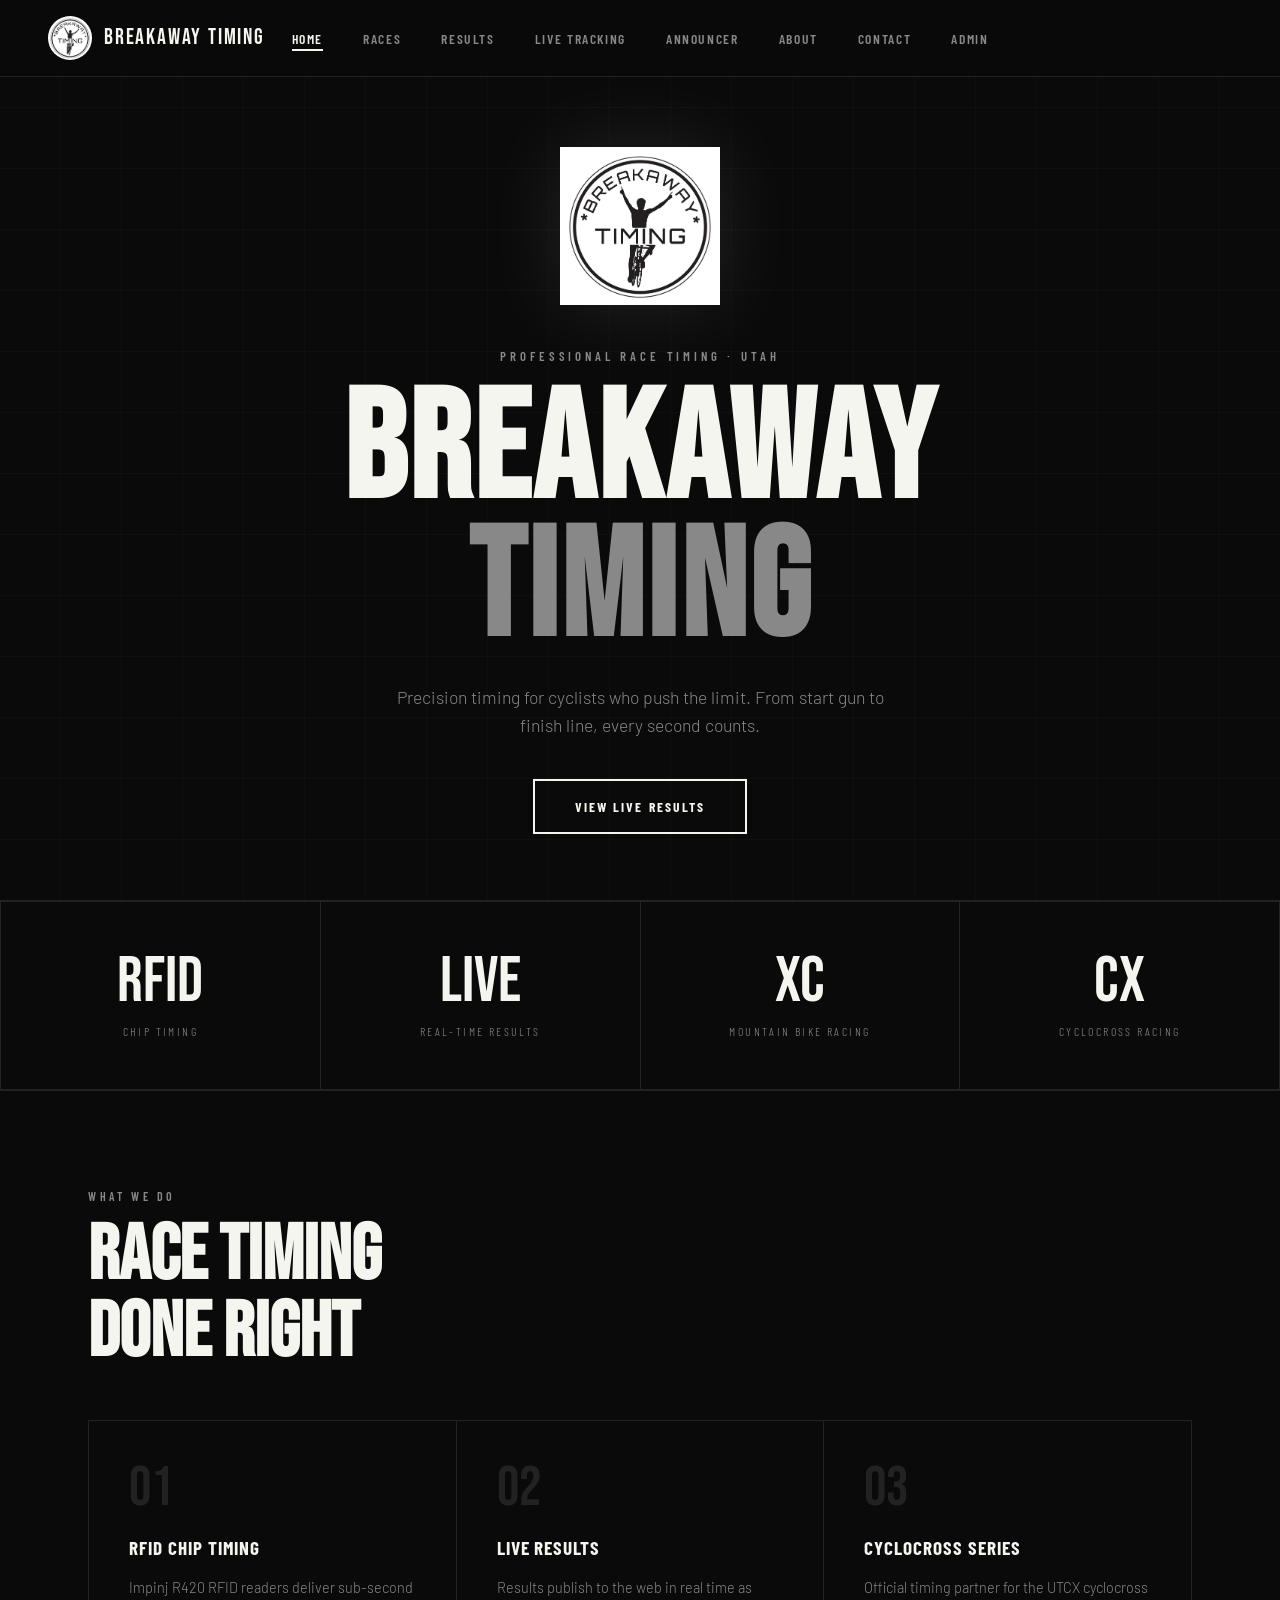
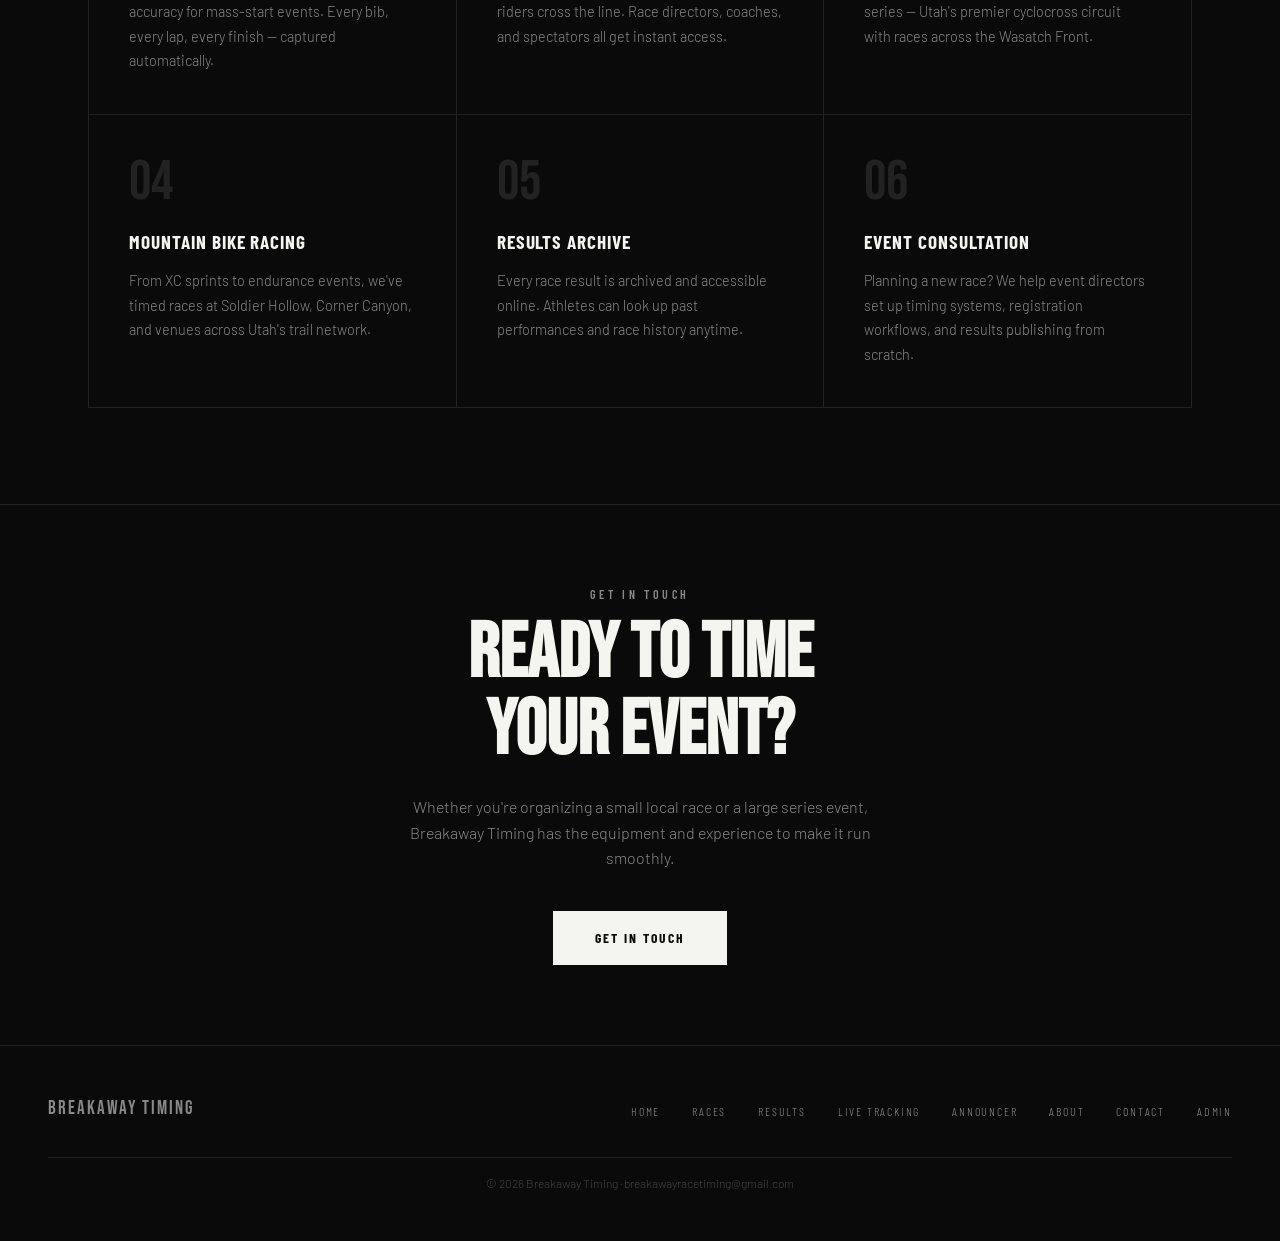
<file: index.html>
<!DOCTYPE html>
<html lang="en">
<head>
<link rel="icon" href="favicon-16x16.png" type="image/png">
  <meta charset="UTF-8" />
  <meta name="viewport" content="width=device-width, initial-scale=1.0" />
  <title>Breakaway Timing</title>
  <link rel="stylesheet" href="style.css" />
</head>
<body>

  <!-- NAV -->
        <nav>
    <a class="nav-logo" href="index.html">
      <img src="logo.jpg" alt="Breakaway Timing" />
      <span>Breakaway Timing</span>
    </a>
    <ul class="nav-links">
      <li><a href="index.html" class="active">Home</a></li>
      <li><a href="races.html">Races</a></li>
      <li><a href="results.html">Results</a></li>
      <li><a href="tracking.html">Live Tracking</a></li>
      <li><a href="announcer.html">Announcer</a></li>
      <li><a href="about.html">About</a></li>
      <li><a href="contact.html">Contact</a></li>
      <li><a href="admin.html">Admin</a></li>
    </ul>
    <button class="nav-toggle" id="navToggle" aria-label="Toggle menu">
      <span></span><span></span><span></span>
    </button>
  </nav>

  <!-- HERO -->
  <section class="hero">
    <div class="hero-bg"></div>
    <div class="hero-content">
      <img class="hero-logo" src="logo.jpg" alt="Breakaway Timing Logo" />
      <p class="hero-eyebrow">Professional Race Timing · Utah</p>
      <h1>BREAKAWAY<span>TIMING</span></h1>
      <p class="hero-sub">Precision timing for cyclists who push the limit. From start gun to finish line, every second counts.</p>
      <a href="results.html" class="btn">View Live Results</a>
    </div>
  </section>

  <div class="divider"></div>

  <!-- STATS -->
  <div class="stats-row">
    <div class="stat-item">
      <div class="stat-number">RFID</div>
      <div class="stat-label">Chip Timing</div>
    </div>
    <div class="stat-item">
      <div class="stat-number">Live</div>
      <div class="stat-label">Real-Time Results</div>
    </div>
    <div class="stat-item">
      <div class="stat-number">XC</div>
      <div class="stat-label">Mountain Bike Racing</div>
    </div>
    <div class="stat-item">
      <div class="stat-number">CX</div>
      <div class="stat-label">Cyclocross Racing</div>
    </div>
  </div>

  <div class="divider"></div>

  <!-- SERVICES -->
  <section class="section">
    <p class="section-label">What We Do</p>
    <h2 class="section-title">Race Timing<br>Done Right</h2>

    <div class="services-grid">
      <div class="service-card">
        <div class="service-number">01</div>
        <h3>RFID Chip Timing</h3>
        <p>Impinj R420 RFID readers deliver sub-second accuracy for mass-start events. Every bib, every lap, every finish — captured automatically.</p>
      </div>
      <div class="service-card">
        <div class="service-number">02</div>
        <h3>Live Results</h3>
        <p>Results publish to the web in real time as riders cross the line. Race directors, coaches, and spectators all get instant access.</p>
      </div>
      <div class="service-card">
        <div class="service-number">03</div>
        <h3>Cyclocross Series</h3>
        <p>Official timing partner for the UTCX cyclocross series — Utah's premier cyclocross circuit with races across the Wasatch Front.</p>
      </div>
      <div class="service-card">
        <div class="service-number">04</div>
        <h3>Mountain Bike Racing</h3>
        <p>From XC sprints to endurance events, we've timed races at Soldier Hollow, Corner Canyon, and venues across Utah's trail network.</p>
      </div>
      <div class="service-card">
        <div class="service-number">05</div>
        <h3>Results Archive</h3>
        <p>Every race result is archived and accessible online. Athletes can look up past performances and race history anytime.</p>
      </div>
      <div class="service-card">
        <div class="service-number">06</div>
        <h3>Event Consultation</h3>
        <p>Planning a new race? We help event directors set up timing systems, registration workflows, and results publishing from scratch.</p>
      </div>
    </div>
  </section>

  <div class="divider"></div>

  <!-- CTA -->
  <section class="section" style="text-align:center; padding: 5rem 3rem;">
    <p class="section-label">Get In Touch</p>
    <h2 class="section-title">Ready to Time<br>Your Event?</h2>
    <p style="color: var(--mid); max-width: 480px; margin: 1rem auto 2.5rem; font-size: 1rem;">
      Whether you're organizing a small local race or a large series event, Breakaway Timing has the equipment and experience to make it run smoothly.
    </p>
    <a href="contact.html" class="btn btn-solid">Get In Touch</a>
  </section>

  <!-- FOOTER -->
  <footer>
    <div class="footer-logo">Breakaway Timing</div>
                <ul class="footer-links">
      <li><a href="index.html">Home</a></li>
      <li><a href="races.html">Races</a></li>
      <li><a href="results.html">Results</a></li>
      <li><a href="tracking.html">Live Tracking</a></li>
      <li><a href="announcer.html">Announcer</a></li>
      <li><a href="about.html">About</a></li>
      <li><a href="contact.html">Contact</a></li>
      <li><a href="admin.html">Admin</a></li>
    </ul>
    <p class="footer-copy">© 2026 Breakaway Timing · breakawayracetiming@gmail.com</p>
  </footer>

  <script>
    const toggle = document.getElementById('navToggle');
    const links  = document.querySelector('.nav-links');
    if (toggle && links) {
      toggle.addEventListener('click', () => { toggle.classList.toggle('open'); links.classList.toggle('open'); });
      links.querySelectorAll('a').forEach(a => a.addEventListener('click', () => { toggle.classList.remove('open'); links.classList.remove('open'); }));
    }
  </script>

</body>
</html>
</file>
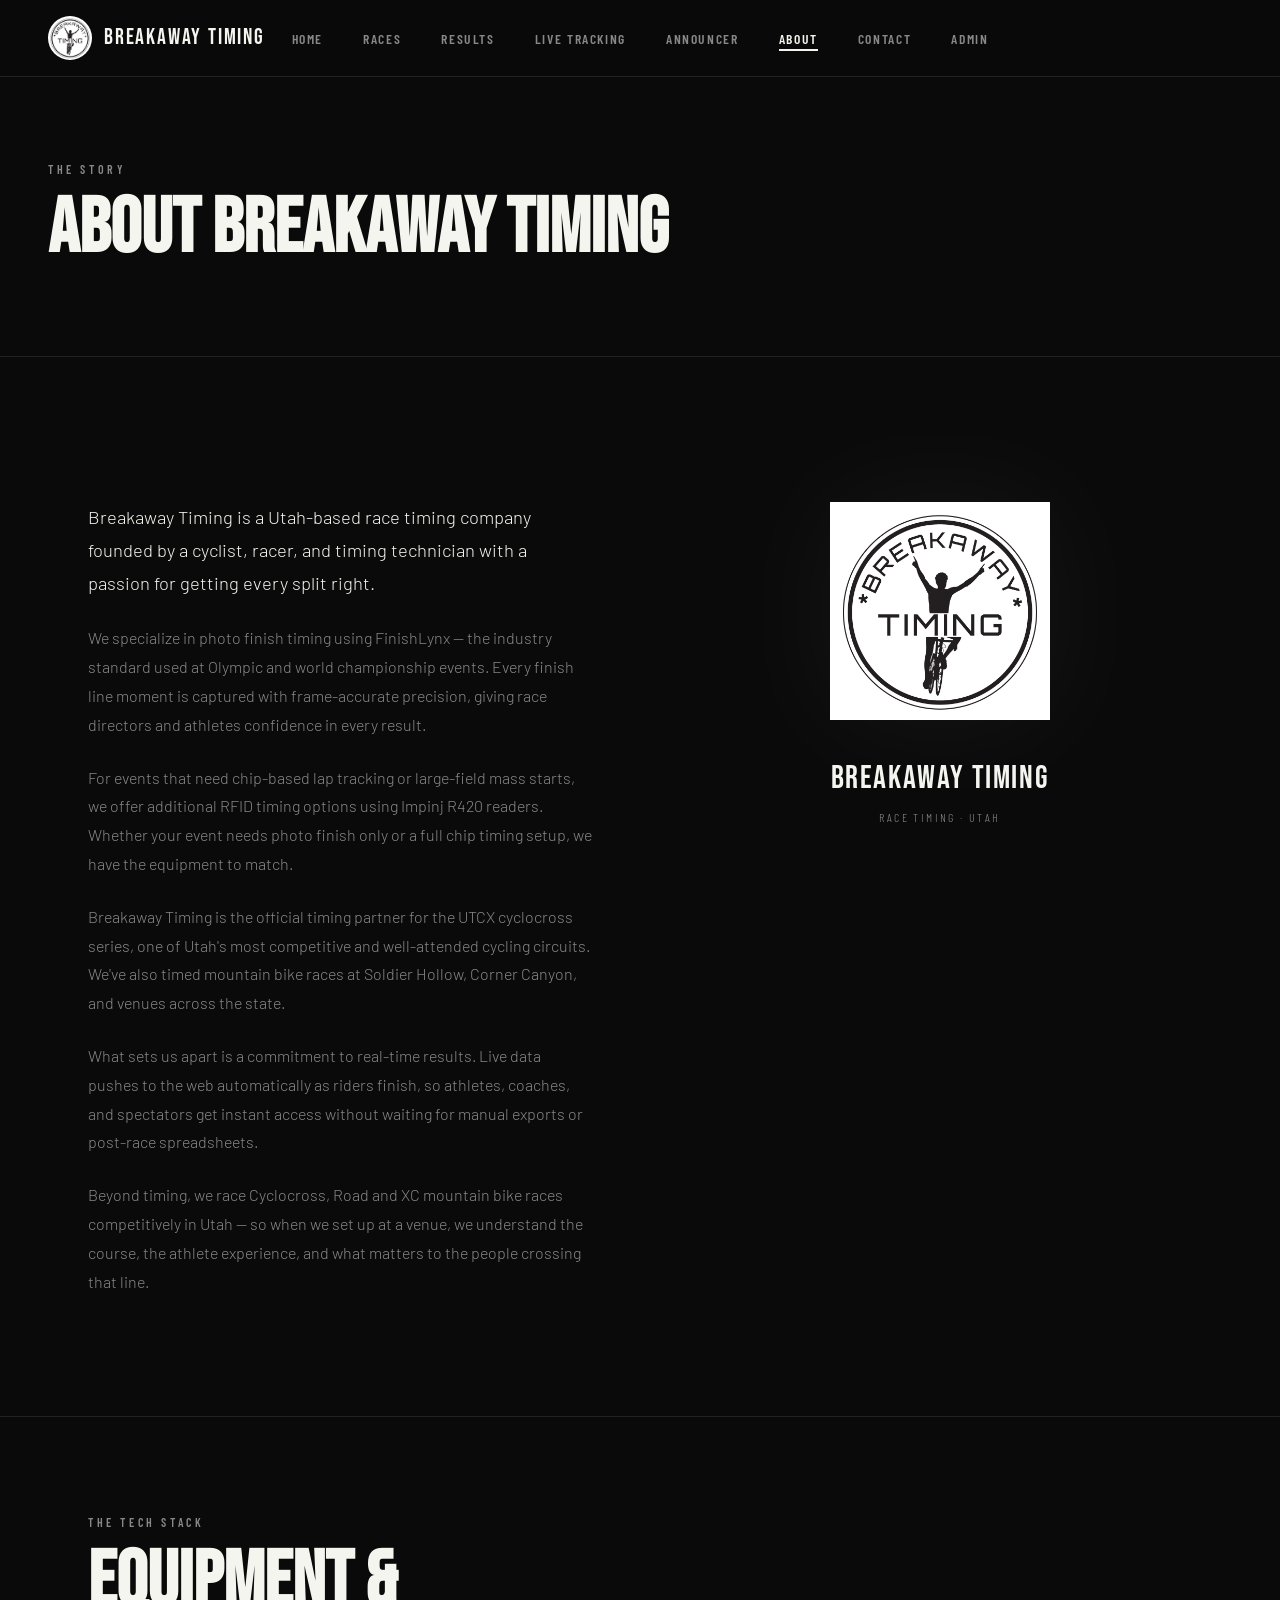
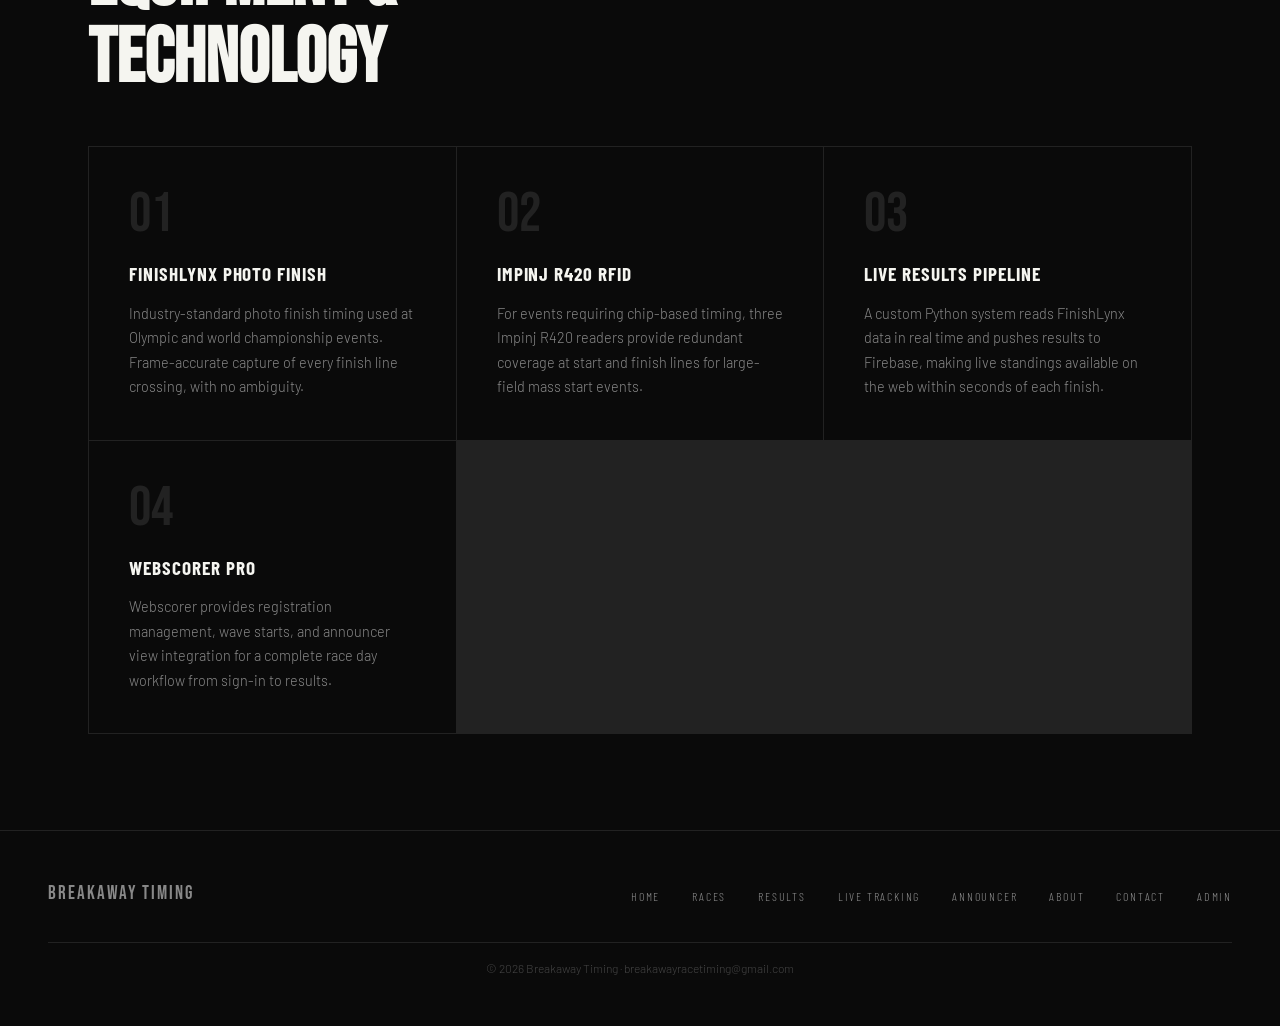
<file: about.html>
<!DOCTYPE html>
<html lang="en">
<head>
<link rel="icon" href="favicon-16x16.png" type="image/png">
  <meta charset="UTF-8" />
  <meta name="viewport" content="width=device-width, initial-scale=1.0" />
  <title>About · Breakaway Timing</title>
  <link rel="stylesheet" href="style.css" />
</head>
<body>

  <!-- NAV -->
        <nav>
    <a class="nav-logo" href="index.html">
      <img src="logo.jpg" alt="Breakaway Timing" />
      <span>Breakaway Timing</span>
    </a>
    <ul class="nav-links">
      <li><a href="index.html">Home</a></li>
      <li><a href="races.html">Races</a></li>
      <li><a href="results.html">Results</a></li>
      <li><a href="tracking.html">Live Tracking</a></li>
      <li><a href="announcer.html">Announcer</a></li>
      <li><a href="about.html" class="active">About</a></li>
      <li><a href="contact.html">Contact</a></li>
      <li><a href="admin.html">Admin</a></li>
    </ul>
    <button class="nav-toggle" id="navToggle" aria-label="Toggle menu">
      <span></span><span></span><span></span>
    </button>
  </nav>

  <!-- PAGE HEADER -->
  <div class="page-header">
    <div class="page-header-inner">
      <p class="section-label">The Story</p>
      <h1 class="section-title">About Breakaway Timing</h1>
    </div>
  </div>

  <!-- ABOUT CONTENT -->
  <section class="section">
    <div class="about-grid">

      <div class="about-text">
        <p>
          Breakaway Timing is a Utah-based race timing company founded by a cyclist, racer, and timing technician with a passion for getting every split right.
        </p>
        <p>
          We specialize in photo finish timing using FinishLynx — the industry standard used at Olympic and world championship events. Every finish line moment is captured with frame-accurate precision, giving race directors and athletes confidence in every result.
        </p>
        <p>
          For events that need chip-based lap tracking or large-field mass starts, we offer additional RFID timing options using Impinj R420 readers. Whether your event needs photo finish only or a full chip timing setup, we have the equipment to match.
        </p>
        <p>
          Breakaway Timing is the official timing partner for the UTCX cyclocross series, one of Utah's most competitive and well-attended cycling circuits. We've also timed mountain bike races at Soldier Hollow, Corner Canyon, and venues across the state.
        </p>
        <p>
          What sets us apart is a commitment to real-time results. Live data pushes to the web automatically as riders finish, so athletes, coaches, and spectators get instant access without waiting for manual exports or post-race spreadsheets.
        </p>
        <p>
          Beyond timing, we race Cyclocross, Road and XC mountain bike races competitively in Utah — so when we set up at a venue, we understand the course, the athlete experience, and what matters to the people crossing that line.
        </p>
      </div>

      <div class="about-image-wrap">
        <img src="logo.jpg" alt="Breakaway Timing Logo" />
        <div style="margin-top: 2rem;">
          <p style="font-family: var(--font-display); font-size: 2rem; letter-spacing: 0.05em;">Breakaway Timing</p>
          <p style="font-family: var(--font-heading); font-size: 0.75rem; letter-spacing: 0.2em; text-transform: uppercase; color: var(--mid); margin-top: 0.25rem;">Race Timing · Utah</p>
        </div>
      </div>

    </div>
  </section>

  <div class="divider"></div>

  <!-- GEAR/TECH -->
  <section class="section">
    <p class="section-label">The Tech Stack</p>
    <h2 class="section-title">Equipment &amp;<br>Technology</h2>

    <div class="services-grid" style="margin-top: 3rem;">
      <div class="service-card">
        <div class="service-number">01</div>
        <h3>FinishLynx Photo Finish</h3>
        <p>Industry-standard photo finish timing used at Olympic and world championship events. Frame-accurate capture of every finish line crossing, with no ambiguity.</p>
      </div>
      <div class="service-card">
        <div class="service-number">02</div>
        <h3>Impinj R420 RFID</h3>
        <p>For events requiring chip-based timing, three Impinj R420 readers provide redundant coverage at start and finish lines for large-field mass start events.</p>
      </div>
      <div class="service-card">
        <div class="service-number">03</div>
        <h3>Live Results Pipeline</h3>
        <p>A custom Python system reads FinishLynx data in real time and pushes results to Firebase, making live standings available on the web within seconds of each finish.</p>
      </div>
      <div class="service-card">
        <div class="service-number">04</div>
        <h3>Webscorer PRO</h3>
        <p>Webscorer provides registration management, wave starts, and announcer view integration for a complete race day workflow from sign-in to results.</p>
      </div>
    </div>
  </section>

  <!-- FOOTER -->
  <footer>
    <div class="footer-logo">Breakaway Timing</div>
                <ul class="footer-links">
      <li><a href="index.html">Home</a></li>
      <li><a href="races.html">Races</a></li>
      <li><a href="results.html">Results</a></li>
      <li><a href="tracking.html">Live Tracking</a></li>
      <li><a href="announcer.html">Announcer</a></li>
      <li><a href="about.html">About</a></li>
      <li><a href="contact.html">Contact</a></li>
      <li><a href="admin.html">Admin</a></li>
    </ul>
    <p class="footer-copy">© 2026 Breakaway Timing · breakawayracetiming@gmail.com</p>
  </footer>

  <script>
    const toggle = document.getElementById('navToggle');
    const links  = document.querySelector('.nav-links');
    if (toggle && links) {
      toggle.addEventListener('click', () => { toggle.classList.toggle('open'); links.classList.toggle('open'); });
      links.querySelectorAll('a').forEach(a => a.addEventListener('click', () => { toggle.classList.remove('open'); links.classList.remove('open'); }));
    }
  </script>

</body>
</html>
</file>
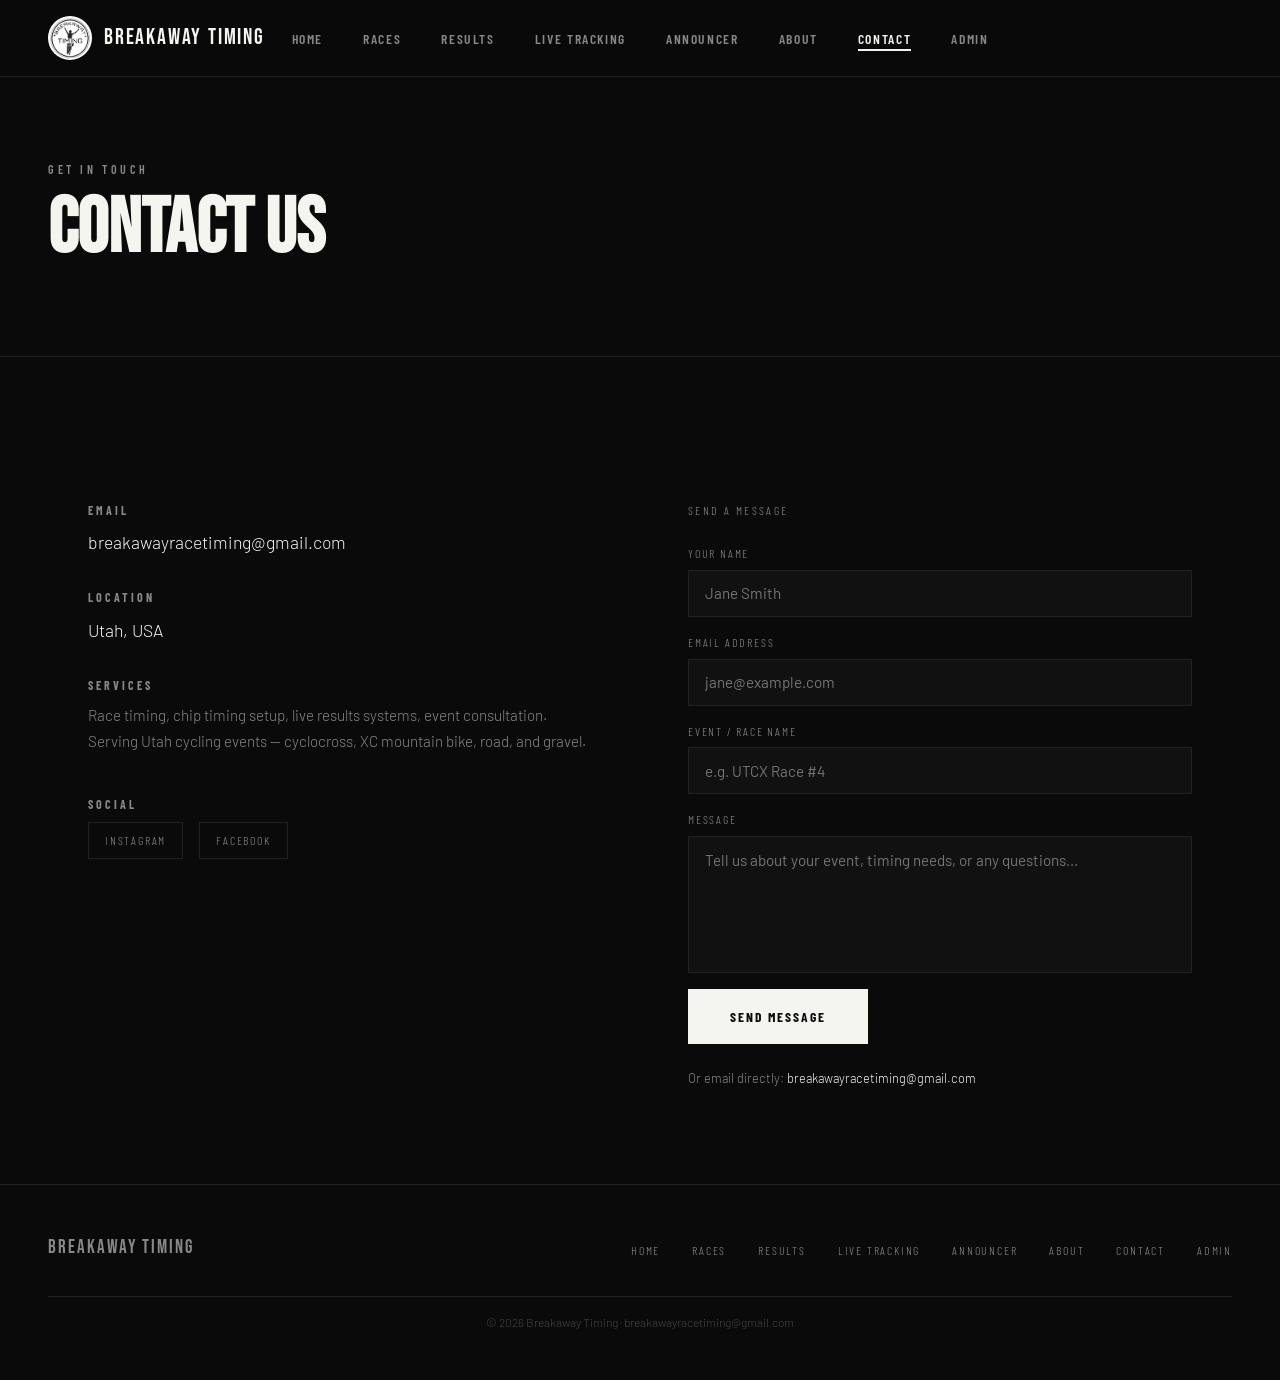
<file: contact.html>
<!DOCTYPE html>
<html lang="en">
<head>
  <link rel="icon" href="/favicon-16x16.png" type="image/png">
  <meta charset="UTF-8" />
  <meta name="viewport" content="width=device-width, initial-scale=1.0" />
  <title>Contact · Breakaway Timing</title>
  <link rel="stylesheet" href="style.css" />
</head>
<body>

  <!-- NAV -->
        <nav>
    <a class="nav-logo" href="index.html">
      <img src="logo.jpg" alt="Breakaway Timing" />
      <span>Breakaway Timing</span>
    </a>
    <ul class="nav-links">
      <li><a href="index.html">Home</a></li>
      <li><a href="races.html">Races</a></li>
      <li><a href="results.html">Results</a></li>
      <li><a href="tracking.html">Live Tracking</a></li>
      <li><a href="announcer.html">Announcer</a></li>
      <li><a href="about.html">About</a></li>
      <li><a href="contact.html" class="active">Contact</a></li>
      <li><a href="admin.html">Admin</a></li>
    </ul>
    <button class="nav-toggle" id="navToggle" aria-label="Toggle menu">
      <span></span><span></span><span></span>
    </button>
  </nav>

  <!-- PAGE HEADER -->
  <div class="page-header">
    <div class="page-header-inner">
      <p class="section-label">Get In Touch</p>
      <h1 class="section-title">Contact Us</h1>
    </div>
  </div>

  <!-- CONTACT CONTENT -->
  <section class="section">
    <div class="contact-grid">

      <!-- Contact Info -->
      <div class="contact-info">
        <h3>Email</h3>
        <a href="mailto:breakawayracetiming@gmail.com">breakawayracetiming@gmail.com</a>

        <h3>Location</h3>
        <p>Utah, USA</p>

        <h3>Services</h3>
        <p style="color: var(--mid); font-size: 0.95rem; line-height: 1.7; margin-top: 0.25rem;">
          Race timing, chip timing setup, live results systems, event consultation. Serving Utah cycling events — cyclocross, XC mountain bike, road, and gravel.
        </p>

        <h3 style="margin-top: 2.5rem;">Social</h3>
        <div style="display: flex; gap: 1rem; margin-top: 0.5rem;">
          <a href="#" style="font-family: var(--font-heading); font-size: 0.75rem; letter-spacing: 0.15em; text-transform: uppercase; color: var(--mid); border: 1px solid var(--border); padding: 0.5rem 1rem; transition: all 0.2s;" onmouseover="this.style.color='var(--white)';this.style.borderColor='var(--white)'" onmouseout="this.style.color='var(--mid)';this.style.borderColor='var(--border)'">Instagram</a>
          <a href="#" style="font-family: var(--font-heading); font-size: 0.75rem; letter-spacing: 0.15em; text-transform: uppercase; color: var(--mid); border: 1px solid var(--border); padding: 0.5rem 1rem; transition: all 0.2s;" onmouseover="this.style.color='var(--white)';this.style.borderColor='var(--white)'" onmouseout="this.style.color='var(--mid)';this.style.borderColor='var(--border)'">Facebook</a>
        </div>
      </div>

      <!-- Contact Form -->
      <div>
        <p style="font-family: var(--font-heading); font-size: 0.75rem; letter-spacing: 0.2em; text-transform: uppercase; color: var(--mid); margin-bottom: 1.5rem;">Send a Message</p>

        <form class="contact-form" id="contactForm">
          <div class="form-group">
            <label for="name">Your Name</label>
            <input type="text" id="name" name="name" placeholder="Jane Smith" required />
          </div>
          <div class="form-group">
            <label for="email">Email Address</label>
            <input type="email" id="email" name="email" placeholder="jane@example.com" required />
          </div>
          <div class="form-group">
            <label for="event">Event / Race Name</label>
            <input type="text" id="event" name="event" placeholder="e.g. UTCX Race #4" />
          </div>
          <div class="form-group">
            <label for="message">Message</label>
            <textarea id="message" name="message" rows="6" placeholder="Tell us about your event, timing needs, or any questions..." required></textarea>
          </div>
          <div>
            <a href="mailto:breakawayracetiming@gmail.com" class="btn btn-solid" id="submitBtn">Send Message</a>
          </div>
          <p style="font-size: 0.8rem; color: var(--mid); margin-top: 0.5rem;">
            Or email directly: <a href="mailto:breakawayracetiming@gmail.com" style="color: var(--white);">breakawayracetiming@gmail.com</a>
          </p>
        </form>
      </div>

    </div>
  </section>

  <!-- FOOTER -->
  <footer>
    <div class="footer-logo">Breakaway Timing</div>
                <ul class="footer-links">
      <li><a href="index.html">Home</a></li>
      <li><a href="races.html">Races</a></li>
      <li><a href="results.html">Results</a></li>
      <li><a href="tracking.html">Live Tracking</a></li>
      <li><a href="announcer.html">Announcer</a></li>
      <li><a href="about.html">About</a></li>
      <li><a href="contact.html">Contact</a></li>
      <li><a href="admin.html">Admin</a></li>
    </ul>
    <p class="footer-copy">© 2026 Breakaway Timing · breakawayracetiming@gmail.com</p>
  </footer>

  <script>
    const toggle = document.getElementById('navToggle');
    const links  = document.querySelector('.nav-links');
    if (toggle && links) {
      toggle.addEventListener('click', () => { toggle.classList.toggle('open'); links.classList.toggle('open'); });
      links.querySelectorAll('a').forEach(a => a.addEventListener('click', () => { toggle.classList.remove('open'); links.classList.remove('open'); }));
    }
  </script>

</body>
</html>
</file>
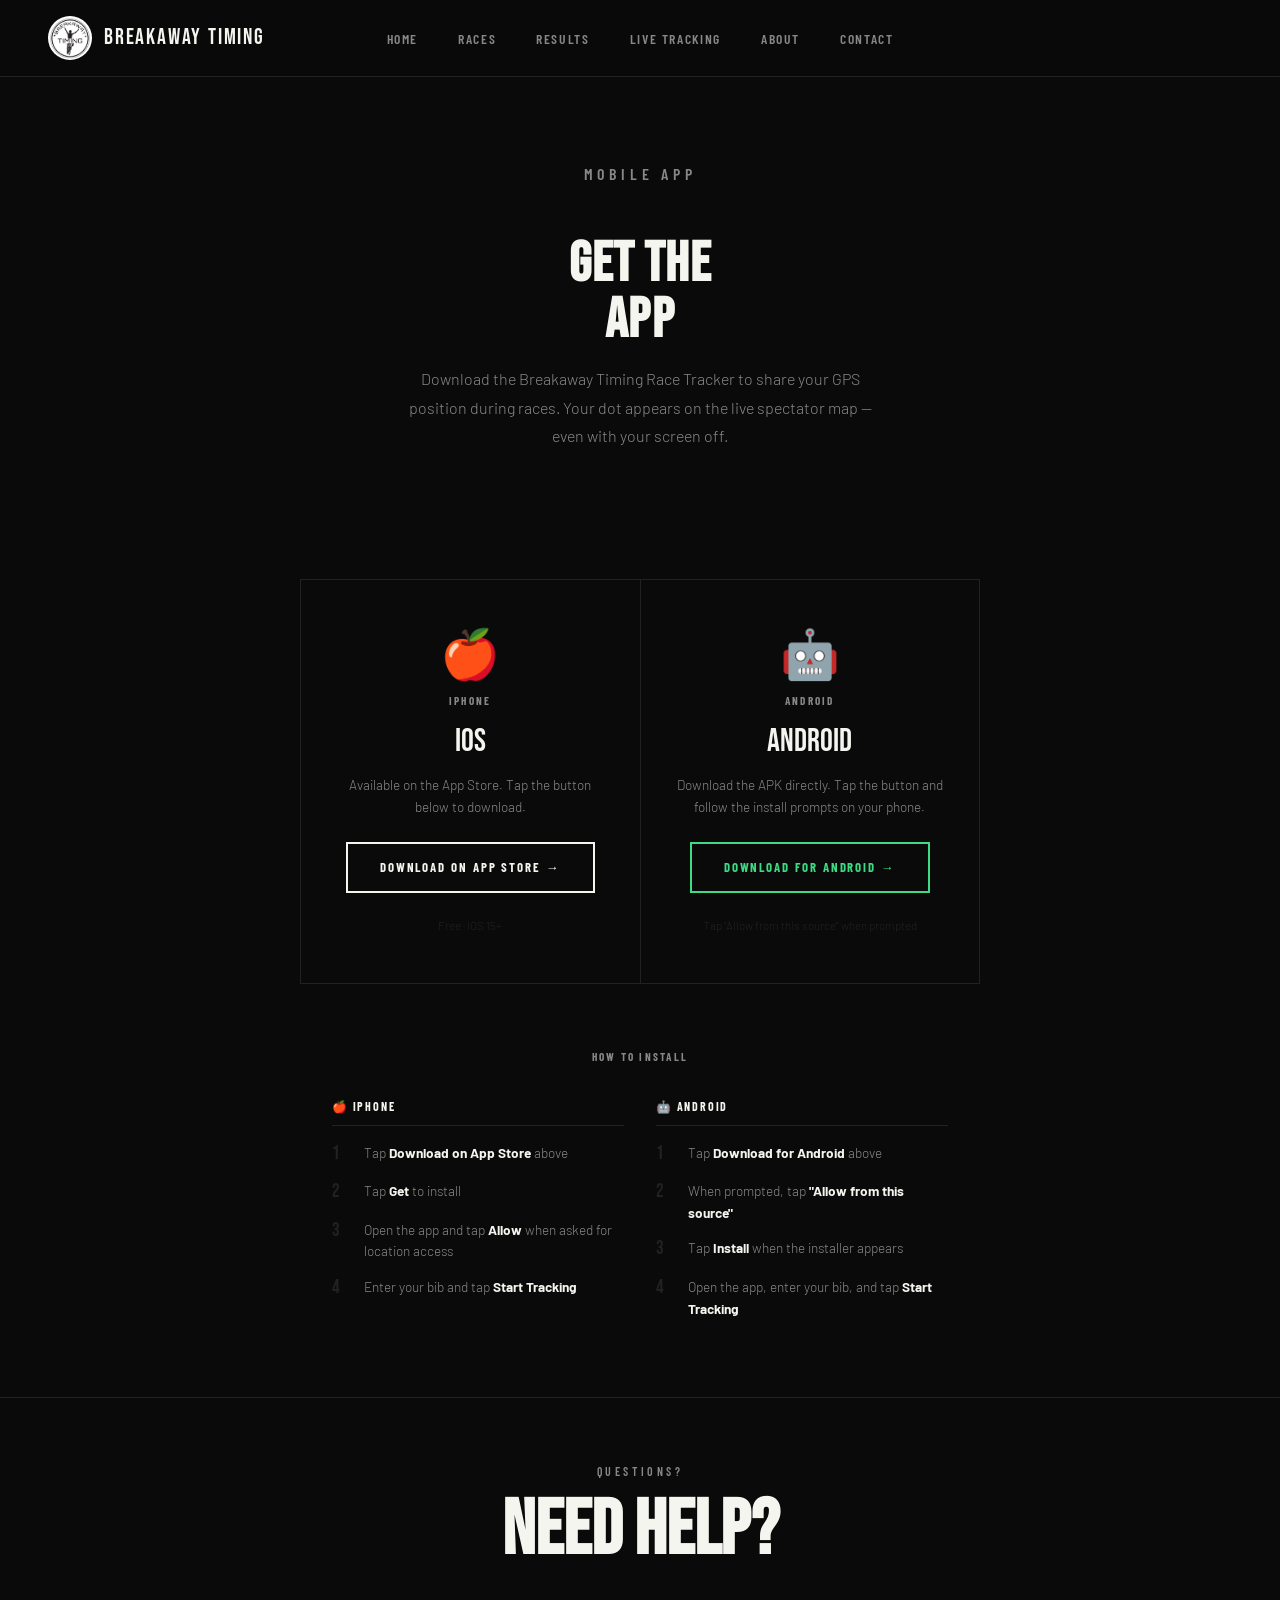
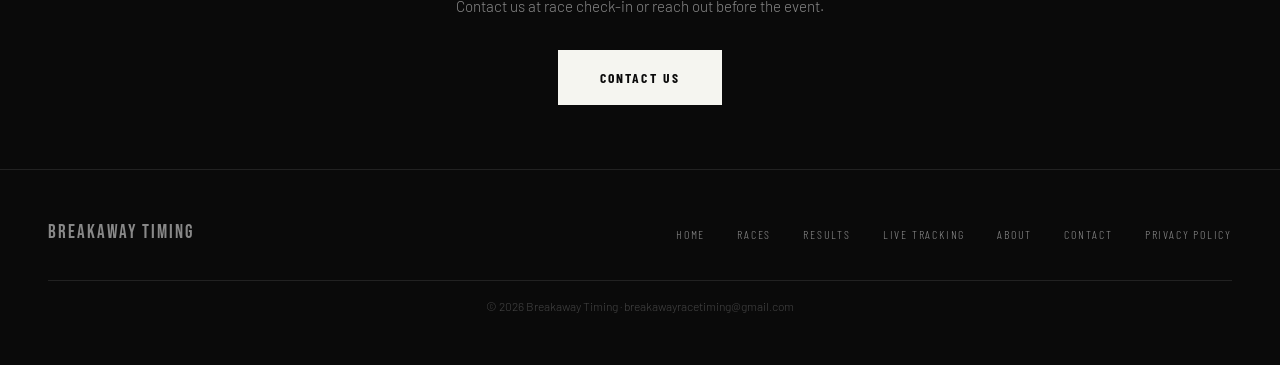
<file: download.html>
<!DOCTYPE html>
<html lang="en">
<head>
  <meta charset="UTF-8" />
  <meta name="viewport" content="width=device-width, initial-scale=1.0" />
  <link rel="icon" href="/favicon-16x16.png" type="image/png" />
  <title>Download the App · Breakaway Timing</title>
  <link rel="stylesheet" href="style.css" />
  <style>
    .download-hero {
      padding: 10rem 2rem 5rem;
      max-width: 680px;
      margin: 0 auto;
      text-align: center;
    }
    .download-hero h1 {
      font-family: var(--font-display);
      font-size: 3.5rem;
      line-height: 1;
      letter-spacing: 0.02em;
      margin-bottom: 1rem;
    }
    .download-hero p {
      color: var(--mid);
      font-size: 1rem;
      line-height: 1.8;
      max-width: 480px;
      margin: 0 auto 3rem;
    }
    .download-cards {
      display: grid;
      grid-template-columns: 1fr 1fr;
      gap: 1px;
      background: var(--border);
      border: 1px solid var(--border);
      max-width: 680px;
      margin: 0 auto;
    }
    .download-card {
      background: var(--black);
      padding: 3rem 2rem;
      display: flex;
      flex-direction: column;
      align-items: center;
      text-align: center;
      gap: 1rem;
      transition: background 0.2s;
    }
    .download-card:hover { background: #0d0d0d; }
    .platform-icon {
      font-size: 3rem;
      line-height: 1;
    }
    .platform-name {
      font-family: var(--font-heading);
      font-size: 0.7rem;
      font-weight: 700;
      letter-spacing: 0.2em;
      text-transform: uppercase;
      color: var(--mid);
    }
    .platform-title {
      font-family: var(--font-display);
      font-size: 2rem;
      line-height: 1;
      color: var(--white);
    }
    .platform-desc {
      font-size: 0.85rem;
      color: var(--mid);
      line-height: 1.6;
    }
    .download-btn {
      display: inline-block;
      font-family: var(--font-heading);
      font-weight: 700;
      font-size: 0.8rem;
      letter-spacing: 0.15em;
      text-transform: uppercase;
      padding: 0.85rem 2rem;
      border: 2px solid var(--white);
      color: var(--white);
      text-decoration: none;
      margin-top: 0.5rem;
      transition: background 0.2s, color 0.2s;
    }
    .download-btn:hover { background: var(--white); color: var(--black); }
    .download-btn.android {
      border-color: #3ddc84;
      color: #3ddc84;
    }
    .download-btn.android:hover { background: #3ddc84; color: var(--black); }
    .install-note {
      font-size: 0.72rem;
      color: var(--border);
      margin-top: 0.5rem;
      line-height: 1.5;
    }
    .steps-section {
      max-width: 680px;
      margin: 4rem auto;
      padding: 0 2rem;
    }
    .steps-section h2 {
      font-family: var(--font-heading);
      font-size: 0.7rem;
      font-weight: 700;
      letter-spacing: 0.2em;
      text-transform: uppercase;
      color: var(--mid);
      margin-bottom: 2rem;
      text-align: center;
    }
    .steps-grid {
      display: grid;
      grid-template-columns: 1fr 1fr;
      gap: 2rem;
    }
    .steps-col h3 {
      font-family: var(--font-heading);
      font-size: 0.75rem;
      font-weight: 700;
      letter-spacing: 0.15em;
      text-transform: uppercase;
      color: var(--white);
      margin-bottom: 1rem;
      padding-bottom: 0.5rem;
      border-bottom: 1px solid var(--border);
    }
    .step-item {
      display: flex;
      gap: 0.75rem;
      margin-bottom: 0.85rem;
    }
    .step-num {
      font-family: var(--font-display);
      font-size: 1.2rem;
      color: var(--border);
      line-height: 1.3;
      flex-shrink: 0;
      width: 20px;
    }
    .step-text {
      font-size: 0.85rem;
      color: var(--mid);
      line-height: 1.6;
    }
    .step-text strong { color: var(--white); }
    @media (max-width: 560px) {
      .download-cards { grid-template-columns: 1fr; }
      .steps-grid { grid-template-columns: 1fr; }
      .download-hero h1 { font-size: 2.5rem; }
      .download-hero { padding: 8rem 1.5rem 3rem; }
    }
  </style>
</head>
<body>
  <nav>
    <a class="nav-logo" href="index.html">
      <img src="logo.jpg" alt="Breakaway Timing" />
      <span>Breakaway Timing</span>
    </a>
    <ul class="nav-links">
      <li><a href="index.html">Home</a></li>
      <li><a href="races.html">Races</a></li>
      <li><a href="results.html">Results</a></li>
      <li><a href="tracking.html">Live Tracking</a></li>
      <li><a href="about.html">About</a></li>
      <li><a href="contact.html">Contact</a></li>
    </ul>
    <button class="nav-toggle" id="navToggle" aria-label="Toggle menu">
      <span></span><span></span><span></span>
    </button>
  </nav>
  <div class="download-hero">
    <p class="section-label">Mobile App</p>
    <h1>Get the<br>App</h1>
    <p>Download the Breakaway Timing Race Tracker to share your GPS position during races. Your dot appears on the live spectator map — even with your screen off.</p>
  </div>
  <div class="download-cards">
    <!-- iPhone -->
    <div class="download-card">
      <div class="platform-icon">🍎</div>
      <div class="platform-name">iPhone</div>
      <div class="platform-title">iOS</div>
      <p class="platform-desc">Available on the App Store. Tap the button below to download.</p>
      <a class="download-btn" href="https://apps.apple.com/app/id6768329409">
        Download on App Store →
      </a>
      <div class="install-note">Free · iOS 15+</div>
    </div>
    <!-- Android -->
    <div class="download-card">
      <div class="platform-icon">🤖</div>
      <div class="platform-name">Android</div>
      <div class="platform-title">Android</div>
      <p class="platform-desc">Download the APK directly. Tap the button and follow the install prompts on your phone.</p>
      <a class="download-btn android" href="https://expo.dev/accounts/stoner24/projects/breakaway-tracker/builds/0a8405bd-710a-4c5a-9d7a-d97a072b0a3b">
        Download for Android →
      </a>
      <div class="install-note">Tap "Allow from this source" when prompted</div>
    </div>
  </div>
  <!-- Install instructions -->
  <div class="steps-section">
    <h2>How to Install</h2>
    <div class="steps-grid">
      <div class="steps-col">
        <h3>🍎 iPhone</h3>
        <div class="step-item">
          <div class="step-num">1</div>
          <div class="step-text">Tap <strong>Download on App Store</strong> above</div>
        </div>
        <div class="step-item">
          <div class="step-num">2</div>
          <div class="step-text">Tap <strong>Get</strong> to install</div>
        </div>
        <div class="step-item">
          <div class="step-num">3</div>
          <div class="step-text">Open the app and tap <strong>Allow</strong> when asked for location access</div>
        </div>
        <div class="step-item">
          <div class="step-num">4</div>
          <div class="step-text">Enter your bib and tap <strong>Start Tracking</strong></div>
        </div>
      </div>
      <div class="steps-col">
        <h3>🤖 Android</h3>
        <div class="step-item">
          <div class="step-num">1</div>
          <div class="step-text">Tap <strong>Download for Android</strong> above</div>
        </div>
        <div class="step-item">
          <div class="step-num">2</div>
          <div class="step-text">When prompted, tap <strong>"Allow from this source"</strong></div>
        </div>
        <div class="step-item">
          <div class="step-num">3</div>
          <div class="step-text">Tap <strong>Install</strong> when the installer appears</div>
        </div>
        <div class="step-item">
          <div class="step-num">4</div>
          <div class="step-text">Open the app, enter your bib, and tap <strong>Start Tracking</strong></div>
        </div>
      </div>
    </div>
  </div>
  <div class="divider"></div>
  <section class="section" style="text-align:center; padding: 4rem 2rem;">
    <p class="section-label">Questions?</p>
    <h2 class="section-title">Need Help?</h2>
    <p style="color: var(--mid); max-width: 400px; margin: 1rem auto 2rem; font-size: 0.95rem;">
      Contact us at race check-in or reach out before the event.
    </p>
    <a href="contact.html" class="btn btn-solid">Contact Us</a>
  </section>
  <footer>
    <div class="footer-logo">Breakaway Timing</div>
    <ul class="footer-links">
      <li><a href="index.html">Home</a></li>
      <li><a href="races.html">Races</a></li>
      <li><a href="results.html">Results</a></li>
      <li><a href="tracking.html">Live Tracking</a></li>
      <li><a href="about.html">About</a></li>
      <li><a href="contact.html">Contact</a></li>
      <li><a href="privacy.html">Privacy Policy</a></li>
    </ul>
    <p class="footer-copy">© 2026 Breakaway Timing · breakawayracetiming@gmail.com</p>
  </footer>
  <script>
    const toggle = document.getElementById('navToggle');
    const links  = document.querySelector('.nav-links');
    if (toggle && links) {
      toggle.addEventListener('click', () => { toggle.classList.toggle('open'); links.classList.remove('open'); });
      links.querySelectorAll('a').forEach(a => a.addEventListener('click', () => { toggle.classList.remove('open'); links.classList.remove('open'); }));
    }
  </script>
</body>
</html>
</file>
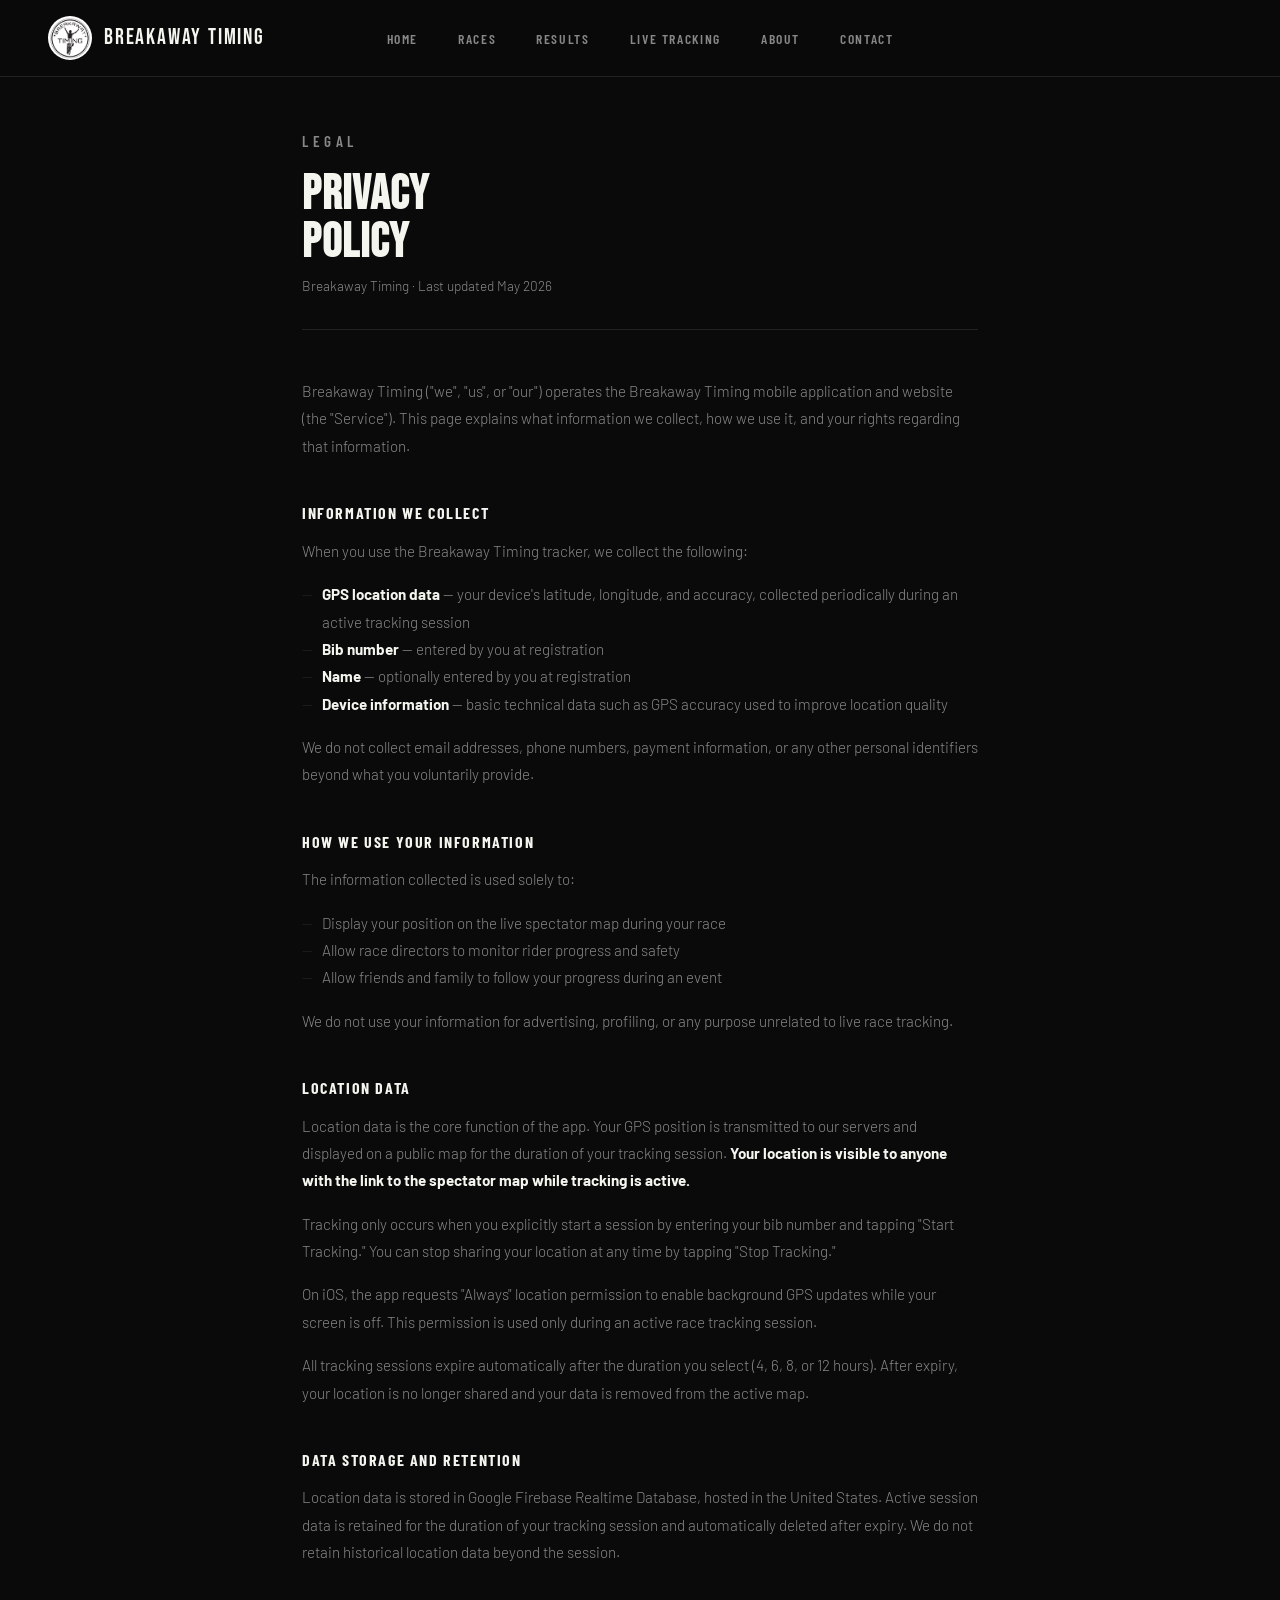
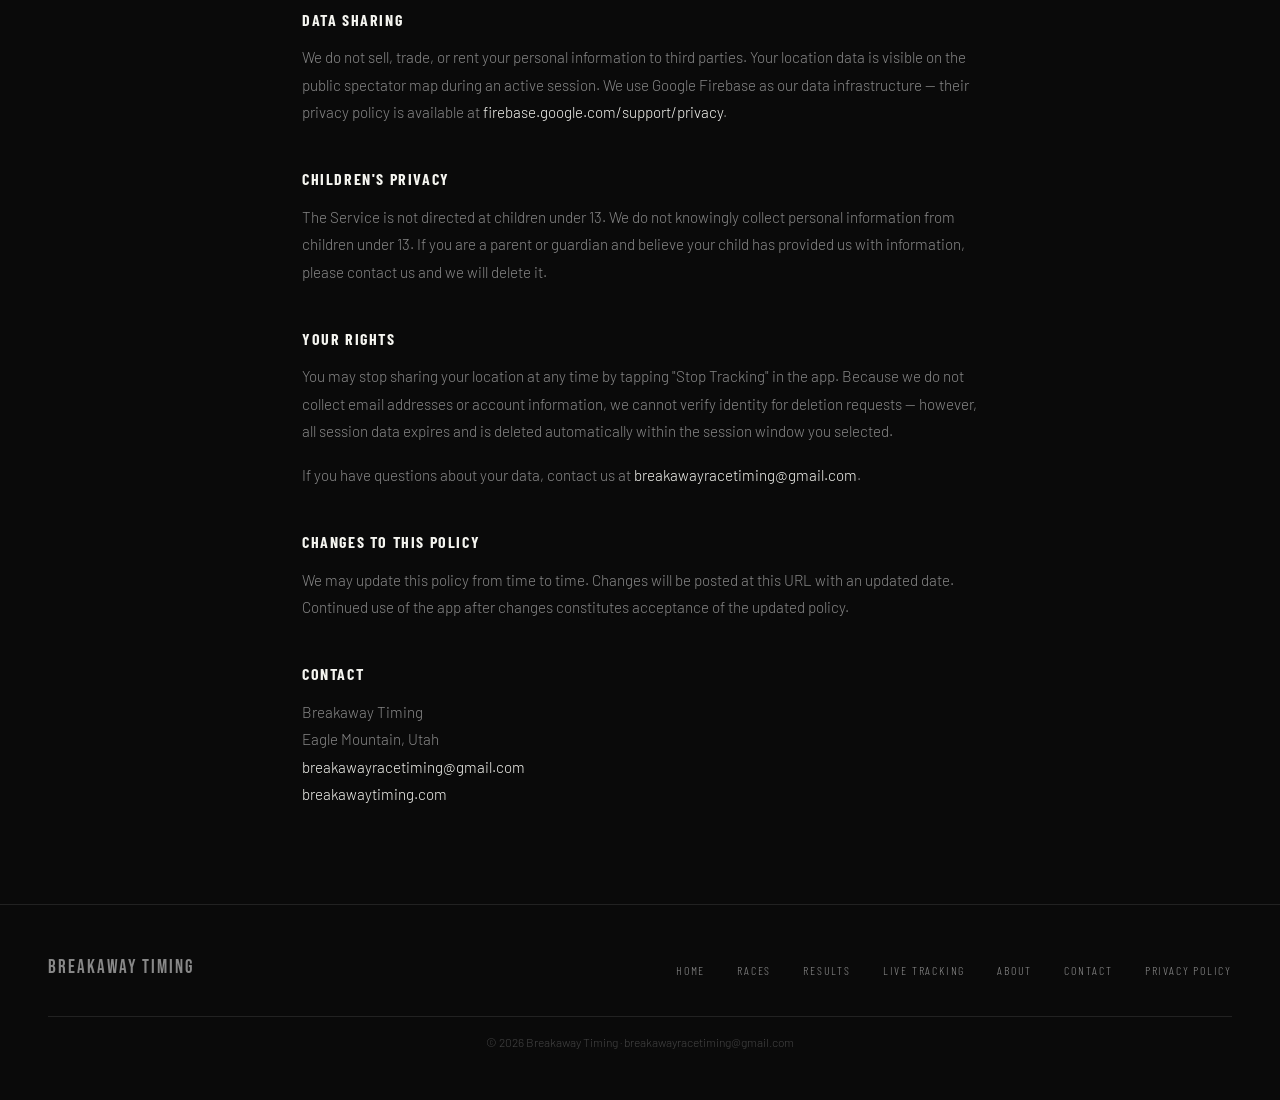
<file: privacy.html>
<!DOCTYPE html>
<html lang="en">
<head>
  <meta charset="UTF-8" />
  <meta name="viewport" content="width=device-width, initial-scale=1.0" />
  <link rel="icon" href="/favicon-16x16.png" type="image/png" />
  <title>Privacy Policy · Breakaway Timing</title>
  <link rel="stylesheet" href="style.css" />
  <style>
    .policy-wrap {
      max-width: 740px;
      margin: 0 auto;
      padding: 8rem 2rem 5rem;
    }
    .policy-wrap h1 {
      font-family: var(--font-display);
      font-size: 3rem;
      line-height: 1;
      letter-spacing: 0.02em;
      margin-bottom: 0.5rem;
    }
    .policy-meta {
      font-size: 0.85rem;
      color: var(--mid);
      margin-bottom: 3rem;
      padding-bottom: 2rem;
      border-bottom: 1px solid var(--border);
    }
    .policy-wrap h2 {
      font-family: var(--font-heading);
      font-size: 1rem;
      font-weight: 700;
      letter-spacing: 0.1em;
      text-transform: uppercase;
      color: var(--white);
      margin: 2.5rem 0 0.75rem;
    }
    .policy-wrap p {
      font-size: 0.95rem;
      color: var(--mid);
      line-height: 1.8;
      margin-bottom: 1rem;
    }
    .policy-wrap ul {
      list-style: none;
      padding: 0;
      margin: 0 0 1rem;
    }
    .policy-wrap ul li {
      font-size: 0.95rem;
      color: var(--mid);
      line-height: 1.8;
      padding-left: 1.25rem;
      position: relative;
    }
    .policy-wrap ul li::before {
      content: '—';
      position: absolute;
      left: 0;
      color: var(--border);
    }
    .policy-wrap a { color: var(--white); }
    .policy-wrap strong { color: var(--white); }
  </style>
</head>
<body>

  <nav>
    <a class="nav-logo" href="index.html">
      <img src="logo.jpg" alt="Breakaway Timing" />
      <span>Breakaway Timing</span>
    </a>
    <ul class="nav-links">
      <li><a href="index.html">Home</a></li>
      <li><a href="races.html">Races</a></li>
      <li><a href="results.html">Results</a></li>
      <li><a href="tracking.html">Live Tracking</a></li>
      <li><a href="about.html">About</a></li>
      <li><a href="contact.html">Contact</a></li>
    </ul>
    <button class="nav-toggle" id="navToggle" aria-label="Toggle menu">
      <span></span><span></span><span></span>
    </button>
  </nav>

  <div class="policy-wrap">
    <p class="section-label">Legal</p>
    <h1>Privacy<br>Policy</h1>
    <div class="policy-meta">
      Breakaway Timing · Last updated May 2026
    </div>

    <p>Breakaway Timing ("we", "us", or "our") operates the Breakaway Timing mobile application and website (the "Service"). This page explains what information we collect, how we use it, and your rights regarding that information.</p>

    <h2>Information We Collect</h2>
    <p>When you use the Breakaway Timing tracker, we collect the following:</p>
    <ul>
      <li><strong>GPS location data</strong> — your device's latitude, longitude, and accuracy, collected periodically during an active tracking session</li>
      <li><strong>Bib number</strong> — entered by you at registration</li>
      <li><strong>Name</strong> — optionally entered by you at registration</li>
      <li><strong>Device information</strong> — basic technical data such as GPS accuracy used to improve location quality</li>
    </ul>
    <p>We do not collect email addresses, phone numbers, payment information, or any other personal identifiers beyond what you voluntarily provide.</p>

    <h2>How We Use Your Information</h2>
    <p>The information collected is used solely to:</p>
    <ul>
      <li>Display your position on the live spectator map during your race</li>
      <li>Allow race directors to monitor rider progress and safety</li>
      <li>Allow friends and family to follow your progress during an event</li>
    </ul>
    <p>We do not use your information for advertising, profiling, or any purpose unrelated to live race tracking.</p>

    <h2>Location Data</h2>
    <p>Location data is the core function of the app. Your GPS position is transmitted to our servers and displayed on a public map for the duration of your tracking session. <strong>Your location is visible to anyone with the link to the spectator map while tracking is active.</strong></p>
    <p>Tracking only occurs when you explicitly start a session by entering your bib number and tapping "Start Tracking." You can stop sharing your location at any time by tapping "Stop Tracking."</p>
    <p>On iOS, the app requests "Always" location permission to enable background GPS updates while your screen is off. This permission is used only during an active race tracking session.</p>
    <p>All tracking sessions expire automatically after the duration you select (4, 6, 8, or 12 hours). After expiry, your location is no longer shared and your data is removed from the active map.</p>

    <h2>Data Storage and Retention</h2>
    <p>Location data is stored in Google Firebase Realtime Database, hosted in the United States. Active session data is retained for the duration of your tracking session and automatically deleted after expiry. We do not retain historical location data beyond the session.</p>

    <h2>Data Sharing</h2>
    <p>We do not sell, trade, or rent your personal information to third parties. Your location data is visible on the public spectator map during an active session. We use Google Firebase as our data infrastructure — their privacy policy is available at <a href="https://firebase.google.com/support/privacy" target="_blank">firebase.google.com/support/privacy</a>.</p>

    <h2>Children's Privacy</h2>
    <p>The Service is not directed at children under 13. We do not knowingly collect personal information from children under 13. If you are a parent or guardian and believe your child has provided us with information, please contact us and we will delete it.</p>

    <h2>Your Rights</h2>
    <p>You may stop sharing your location at any time by tapping "Stop Tracking" in the app. Because we do not collect email addresses or account information, we cannot verify identity for deletion requests — however, all session data expires and is deleted automatically within the session window you selected.</p>
    <p>If you have questions about your data, contact us at <a href="mailto:breakawayracetiming@gmail.com">breakawayracetiming@gmail.com</a>.</p>

    <h2>Changes to This Policy</h2>
    <p>We may update this policy from time to time. Changes will be posted at this URL with an updated date. Continued use of the app after changes constitutes acceptance of the updated policy.</p>

    <h2>Contact</h2>
    <p>Breakaway Timing<br>
    Eagle Mountain, Utah<br>
    <a href="mailto:breakawayracetiming@gmail.com">breakawayracetiming@gmail.com</a><br>
    <a href="https://breakawaytiming.com">breakawaytiming.com</a></p>

  </div>

  <footer>
    <div class="footer-logo">Breakaway Timing</div>
    <ul class="footer-links">
      <li><a href="index.html">Home</a></li>
      <li><a href="races.html">Races</a></li>
      <li><a href="results.html">Results</a></li>
      <li><a href="tracking.html">Live Tracking</a></li>
      <li><a href="about.html">About</a></li>
      <li><a href="contact.html">Contact</a></li>
      <li><a href="privacy.html">Privacy Policy</a></li>
    </ul>
    <p class="footer-copy">© 2026 Breakaway Timing · breakawayracetiming@gmail.com</p>
  </footer>

  <script>
    const toggle = document.getElementById('navToggle');
    const links  = document.querySelector('.nav-links');
    if (toggle && links) {
      toggle.addEventListener('click', () => { toggle.classList.toggle('open'); links.classList.toggle('open'); });
      links.querySelectorAll('a').forEach(a => a.addEventListener('click', () => { toggle.classList.remove('open'); links.classList.remove('open'); }));
    }
  </script>

</body>
</html>
</file>
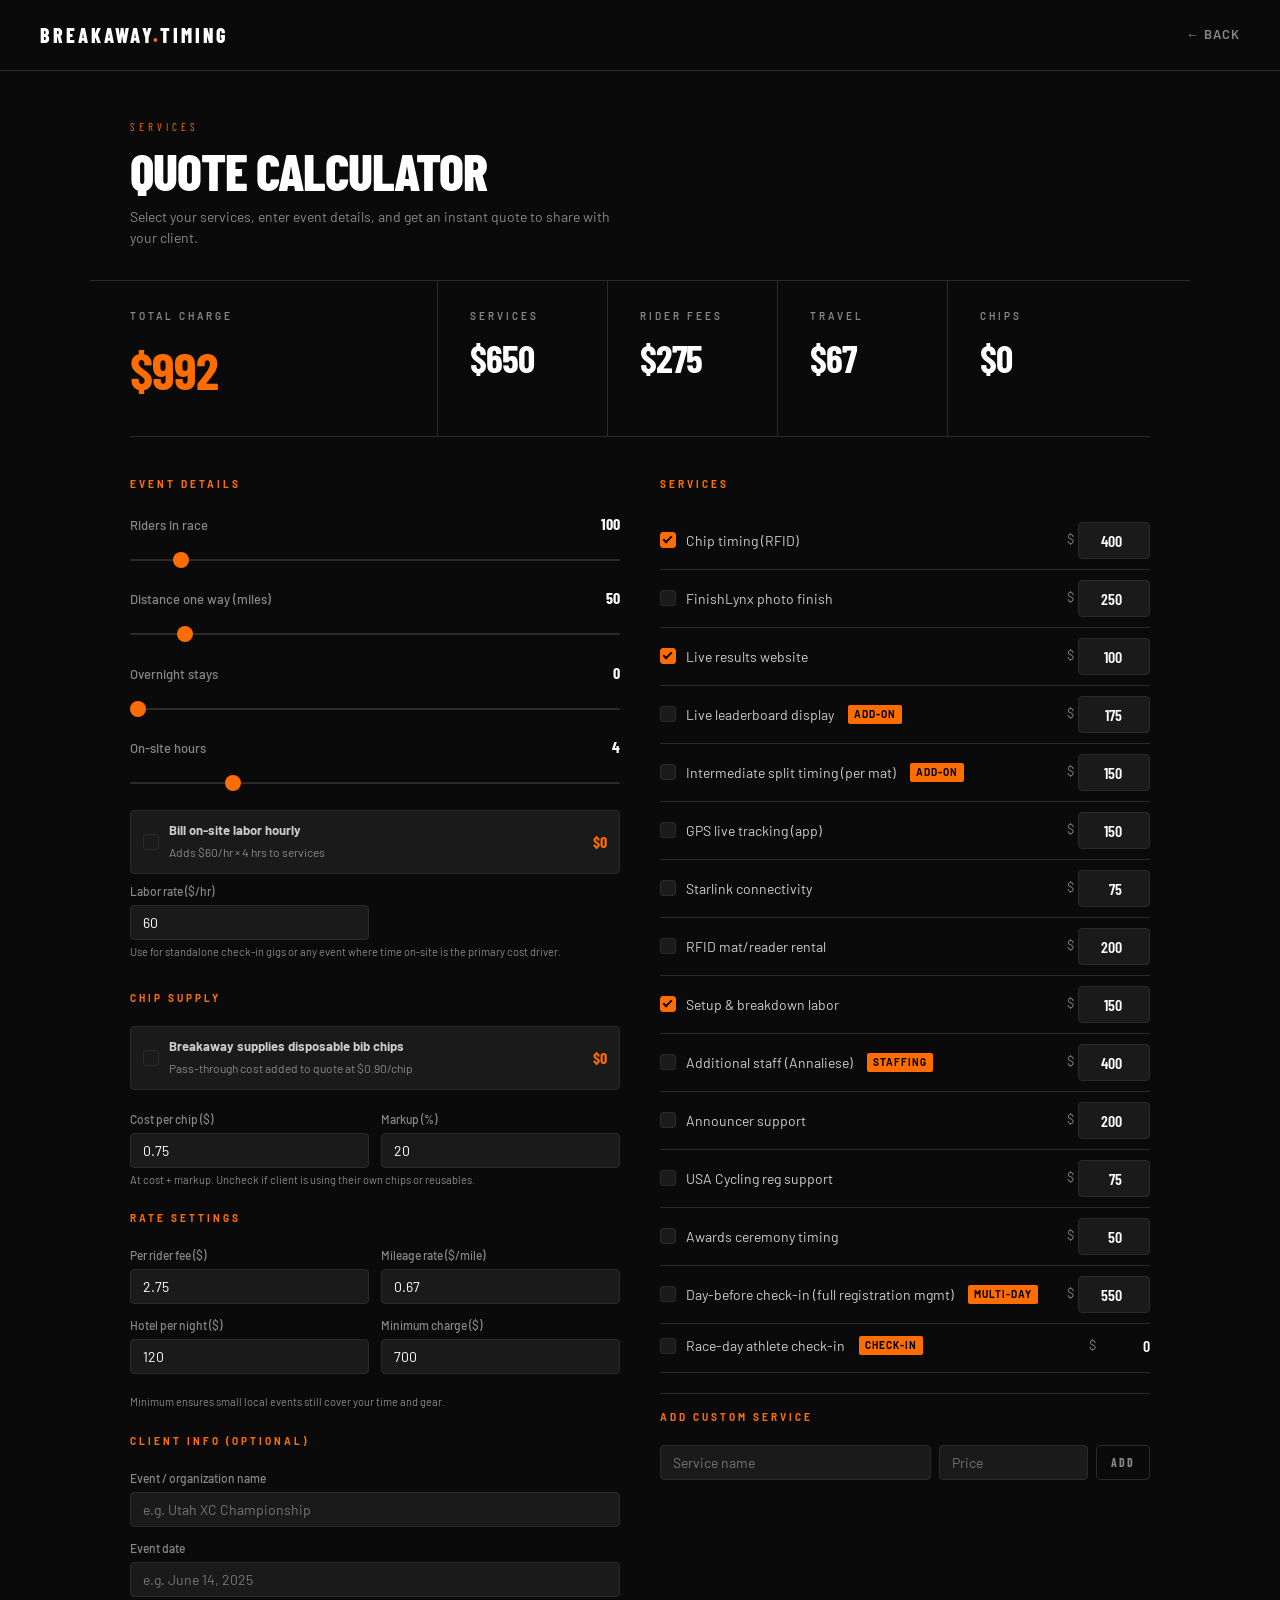
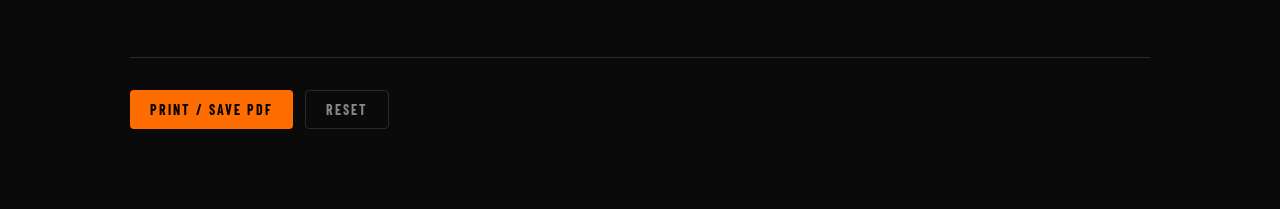
<file: quote.html>
<!DOCTYPE html>
<html lang="en">
<head>
<meta charset="UTF-8">
<meta name="viewport" content="width=device-width, initial-scale=1.0">
<title>Quote Calculator — Breakaway Timing</title>
<link href="https://fonts.googleapis.com/css2?family=Barlow+Condensed:wght@400;600;700;800&family=Barlow:wght@400;500;600&display=swap" rel="stylesheet">
<style>
  *, *::before, *::after { box-sizing: border-box; margin: 0; padding: 0; }

  :root {
    --orange: #ff6d00;
    --orange-dim: #cc5700;
    --bg: #0a0a0a;
    --surface: #111111;
    --surface2: #1a1a1a;
    --border: #2a2a2a;
    --text: #ffffff;
    --muted: #888888;
    --light: #cccccc;
  }

  body {
    background: var(--bg);
    color: var(--text);
    font-family: 'Barlow', sans-serif;
    font-size: 15px;
    line-height: 1.5;
    min-height: 100vh;
  }

  header {
    border-bottom: 1px solid var(--border);
    padding: 20px 40px;
    display: flex;
    align-items: center;
    justify-content: space-between;
  }

  .logo {
    font-family: 'Barlow Condensed', sans-serif;
    font-weight: 800;
    font-size: 20px;
    letter-spacing: 3px;
    color: var(--text);
    text-decoration: none;
    text-transform: uppercase;
  }

  .logo span { color: var(--orange); }

  .back-link {
    font-size: 13px;
    color: var(--muted);
    text-decoration: none;
    letter-spacing: 1px;
    text-transform: uppercase;
    font-weight: 600;
    transition: color 0.2s;
  }
  .back-link:hover { color: var(--text); }

  .hero {
    padding: 48px 40px 32px;
    border-bottom: 1px solid var(--border);
  }

  .hero-label {
    font-family: 'Barlow Condensed', sans-serif;
    font-size: 11px;
    letter-spacing: 4px;
    color: var(--orange);
    text-transform: uppercase;
    margin-bottom: 8px;
  }

  .hero h1 {
    font-family: 'Barlow Condensed', sans-serif;
    font-size: 52px;
    font-weight: 800;
    line-height: 1;
    letter-spacing: -1px;
    text-transform: uppercase;
    margin-bottom: 10px;
  }

  .hero p {
    color: var(--muted);
    font-size: 14px;
    max-width: 480px;
  }

  main {
    max-width: 1100px;
    margin: 0 auto;
    padding: 0 40px 80px;
  }

  .totals-bar {
    display: grid;
    grid-template-columns: 2fr 1fr 1fr 1fr 1fr;
    border-bottom: 1px solid var(--border);
    margin-bottom: 40px;
  }

  .total-cell {
    padding: 28px 0;
    border-right: 1px solid var(--border);
    padding-right: 32px;
    margin-right: 32px;
  }
  .total-cell:last-child { border-right: none; }

  .total-label {
    font-size: 10px;
    letter-spacing: 3px;
    text-transform: uppercase;
    color: var(--muted);
    margin-bottom: 6px;
    font-weight: 600;
  }

  .total-value {
    font-family: 'Barlow Condensed', sans-serif;
    font-size: 38px;
    font-weight: 700;
    letter-spacing: -1px;
    color: var(--text);
  }

  .total-cell:first-child .total-value {
    color: var(--orange);
    font-size: 52px;
  }

  .grid {
    display: grid;
    grid-template-columns: 1fr 1fr;
    gap: 40px;
    margin-bottom: 40px;
  }

  .section-label {
    font-size: 10px;
    letter-spacing: 3px;
    text-transform: uppercase;
    color: var(--orange);
    font-weight: 700;
    margin-bottom: 20px;
  }

  .field {
    margin-bottom: 20px;
  }

  .field label {
    display: flex;
    justify-content: space-between;
    align-items: baseline;
    font-size: 13px;
    color: var(--muted);
    margin-bottom: 8px;
    font-weight: 500;
  }

  .field label .val {
    font-family: 'Barlow Condensed', sans-serif;
    font-size: 16px;
    font-weight: 700;
    color: var(--text);
  }

  input[type="range"] {
    -webkit-appearance: none;
    width: 100%;
    height: 2px;
    background: var(--border);
    outline: none;
    border-radius: 1px;
  }
  input[type="range"]::-webkit-slider-thumb {
    -webkit-appearance: none;
    width: 16px;
    height: 16px;
    border-radius: 50%;
    background: var(--orange);
    cursor: pointer;
  }
  input[type="range"]::-moz-range-thumb {
    width: 16px;
    height: 16px;
    border-radius: 50%;
    background: var(--orange);
    cursor: pointer;
    border: none;
  }

  input[type="number"], input[type="text"] {
    background: var(--surface2);
    border: 1px solid var(--border);
    color: var(--text);
    font-family: 'Barlow', sans-serif;
    font-size: 14px;
    padding: 8px 12px;
    border-radius: 4px;
    outline: none;
    transition: border-color 0.2s;
  }
  input[type="number"]:focus, input[type="text"]:focus {
    border-color: var(--orange);
  }

  .rates-grid {
    display: grid;
    grid-template-columns: 1fr 1fr;
    gap: 12px;
    margin-bottom: 20px;
  }

  .rate-field label {
    font-size: 12px;
    color: var(--muted);
    display: block;
    margin-bottom: 5px;
    font-weight: 500;
  }

  .rate-field input {
    width: 100%;
  }

  /* ── chip supply toggle ── */
  .chip-supply-row {
    display: flex;
    align-items: center;
    gap: 10px;
    padding: 10px 12px;
    background: var(--surface2);
    border: 1px solid var(--border);
    border-radius: 4px;
    margin-bottom: 20px;
    cursor: pointer;
  }
  .chip-supply-row input[type="checkbox"] {
    flex-shrink: 0;
  }
  .chip-supply-row-text {
    flex: 1;
  }
  .chip-supply-row-text strong {
    font-size: 13px;
    color: var(--light);
    display: block;
  }
  .chip-supply-row-text span {
    font-size: 12px;
    color: var(--muted);
  }
  .chip-supply-cost {
    font-family: 'Barlow Condensed', sans-serif;
    font-size: 16px;
    font-weight: 700;
    color: var(--orange);
  }

  .checkin-subfield {
    padding: 10px 12px;
    background: var(--surface2);
    border: 1px solid var(--border);
    border-radius: 4px;
    margin-bottom: 12px;
  }
  .checkin-subfield label {
    font-size: 12px;
    color: var(--muted);
    display: block;
    margin-bottom: 5px;
  }
  .checkin-subfield input {
    width: 100%;
  }

  .service-row {
    display: flex;
    align-items: center;
    justify-content: space-between;
    padding: 10px 0;
    border-bottom: 1px solid var(--border);
    gap: 12px;
  }

  .service-row:last-child { border-bottom: none; }

  .service-check {
    display: flex;
    align-items: center;
    gap: 10px;
    flex: 1;
    cursor: pointer;
    font-size: 14px;
    color: var(--light);
  }

  .service-badge {
    font-size: 10px;
    letter-spacing: 1px;
    text-transform: uppercase;
    background: var(--orange);
    color: #000;
    font-weight: 700;
    padding: 2px 6px;
    border-radius: 2px;
    margin-left: 4px;
  }

  input[type="checkbox"] {
    -webkit-appearance: none;
    width: 16px;
    height: 16px;
    border: 1px solid var(--border);
    border-radius: 3px;
    background: var(--surface2);
    cursor: pointer;
    flex-shrink: 0;
    position: relative;
    transition: background 0.15s, border-color 0.15s;
  }
  input[type="checkbox"]:checked {
    background: var(--orange);
    border-color: var(--orange);
  }
  input[type="checkbox"]:checked::after {
    content: '';
    position: absolute;
    left: 4px;
    top: 1px;
    width: 5px;
    height: 9px;
    border: 2px solid #000;
    border-top: none;
    border-left: none;
    transform: rotate(45deg);
  }

  .service-price-wrap {
    display: flex;
    align-items: center;
    gap: 4px;
  }

  .price-prefix {
    font-size: 13px;
    color: var(--muted);
  }

  .service-price-wrap input {
    width: 72px;
    text-align: right;
    font-family: 'Barlow Condensed', sans-serif;
    font-size: 16px;
    font-weight: 600;
  }

  /* checkin sub-options */
  .checkin-expand {
    display: none;
    padding: 12px 0 4px 26px;
    border-bottom: 1px solid var(--border);
  }
  .checkin-expand.open { display: block; }
  .checkin-expand .sub-option {
    display: flex;
    align-items: center;
    gap: 10px;
    padding: 6px 0;
    font-size: 13px;
    color: var(--muted);
    cursor: pointer;
  }
  .checkin-expand .sub-option input[type="checkbox"] {
    width: 13px;
    height: 13px;
  }
  .checkin-expand .note {
    font-size: 11px;
    color: var(--muted);
    margin-top: 8px;
    line-height: 1.4;
    padding: 8px 10px;
    background: var(--surface2);
    border-left: 2px solid var(--orange);
    border-radius: 0 4px 4px 0;
  }

  .custom-add {
    display: flex;
    gap: 8px;
    margin-top: 16px;
    flex-wrap: wrap;
  }

  .custom-add input[type="text"] { flex: 2; min-width: 120px; }
  .custom-add input[type="number"] { flex: 1; min-width: 70px; }

  .btn {
    font-family: 'Barlow Condensed', sans-serif;
    font-size: 14px;
    font-weight: 700;
    letter-spacing: 2px;
    text-transform: uppercase;
    padding: 10px 20px;
    border-radius: 4px;
    border: none;
    cursor: pointer;
    transition: opacity 0.2s, transform 0.1s;
  }
  .btn:active { transform: scale(0.98); }

  .btn-primary {
    background: var(--orange);
    color: #000;
  }
  .btn-primary:hover { opacity: 0.85; }

  .btn-ghost {
    background: transparent;
    color: var(--muted);
    border: 1px solid var(--border);
  }
  .btn-ghost:hover { border-color: var(--muted); color: var(--text); }

  .btn-small {
    padding: 8px 14px;
    font-size: 12px;
  }

  .actions {
    display: flex;
    gap: 12px;
    padding-top: 32px;
    border-top: 1px solid var(--border);
    flex-wrap: wrap;
  }

  /* inline hint text */
  .hint {
    font-size: 11px;
    color: var(--muted);
    margin-top: 4px;
    line-height: 1.4;
  }

  /* Print styles */
  @media print {
    body { background: #fff; color: #000; }
    header { border-color: #ddd; }
    .back-link, .actions { display: none; }
    .hero { padding: 24px 0; }
    .hero p { color: #666; }
    .hero-label { color: var(--orange); }
    main { padding: 0; }
    .totals-bar { border-color: #ddd; }
    .total-cell { border-color: #ddd; }
    .total-label { color: #666; }
    .total-value { color: #000; }
    .total-cell:first-child .total-value { color: var(--orange); }
    .section-label { color: var(--orange); }
    .field label { color: #444; }
    .service-check { color: #333; }
    .service-row { border-color: #ddd; }
    input[type="range"] { display: none; }
    .val::before { content: ''; }
    .chip-supply-row { background: #f5f5f5; border-color: #ddd; }
    .chip-supply-row-text strong { color: #333; }
    .chip-supply-row-text span { color: #666; }
    .checkin-expand .note { border-color: var(--orange); background: #f5f5f5; }
  }

  @media (max-width: 700px) {
    header { padding: 16px 20px; }
    .hero { padding: 32px 20px 24px; }
    .hero h1 { font-size: 36px; }
    main { padding: 0 20px 60px; }
    .grid { grid-template-columns: 1fr; gap: 32px; }
    .totals-bar { grid-template-columns: 1fr 1fr; }
    .total-cell:nth-child(2) { border-right: none; }
    .total-cell:first-child { grid-column: span 2; }
    .total-cell:nth-child(4) { border-right: none; }
    .rates-grid { grid-template-columns: 1fr; }
  }
</style>
</head>
<body>

<header>
  <a href="/" class="logo">Breakaway<span>.</span>Timing</a>
  <a href="/" class="back-link">← Back</a>
</header>

<div class="hero" style="max-width: 1100px; margin: 0 auto;">
  <div class="hero-label">Services</div>
  <h1>Quote Calculator</h1>
  <p>Select your services, enter event details, and get an instant quote to share with your client.</p>
</div>

<main>

  <div class="totals-bar">
    <div class="total-cell">
      <div class="total-label">Total charge</div>
      <div class="total-value" id="total">$0</div>
    </div>
    <div class="total-cell">
      <div class="total-label">Services</div>
      <div class="total-value" id="services-total">$0</div>
    </div>
    <div class="total-cell">
      <div class="total-label">Rider fees</div>
      <div class="total-value" id="rider-total">$0</div>
    </div>
    <div class="total-cell">
      <div class="total-label">Travel</div>
      <div class="total-value" id="travel-total">$0</div>
    </div>
    <div class="total-cell">
      <div class="total-label">Chips</div>
      <div class="total-value" id="chip-supply-total">$0</div>
    </div>
  </div>

  <div class="grid">

    <!-- LEFT COLUMN -->
    <div>
      <div class="section-label">Event Details</div>

      <div class="field">
        <label>Riders in race <span class="val" id="riders-out">100</span></label>
        <input type="range" min="10" max="1000" step="10" value="100" id="riders" oninput="update()">
      </div>

      <div class="field">
        <label>Distance one way (miles) <span class="val" id="miles-out">50</span></label>
        <input type="range" min="0" max="500" step="5" value="50" id="miles" oninput="update()">
      </div>

      <div class="field">
        <label>Overnight stays <span class="val" id="nights-out">0</span></label>
        <input type="range" min="0" max="5" step="1" value="0" id="nights" oninput="update()">
      </div>

      <div class="field">
        <label>On-site hours <span class="val" id="hours-out">4</span></label>
        <input type="range" min="1" max="16" step="0.5" value="4" id="hours" oninput="update()">
      </div>

      <label class="chip-supply-row" style="margin-bottom:8px;">
        <input type="checkbox" id="use-hourly-labor" onchange="update()">
        <div class="chip-supply-row-text">
          <strong>Bill on-site labor hourly</strong>
          <span>Adds <span id="labor-rate-display">$60</span>/hr × <span id="labor-hours-display">4</span> hrs to services</span>
        </div>
        <span class="chip-supply-cost" id="labor-cost-display">$0</span>
      </label>
      <div class="rates-grid" style="margin-bottom:4px;">
        <div class="rate-field">
          <label>Labor rate ($/hr)</label>
          <input type="number" id="labor-rate" value="60" step="5" min="0" oninput="update()">
        </div>
      </div>
      <p class="hint" style="margin-bottom:20px;">Use for standalone check-in gigs or any event where time on-site is the primary cost driver.</p>

      <!-- Chip supply toggle -->
      <div class="section-label" style="margin-top: 32px;">Chip Supply</div>
      <label class="chip-supply-row" id="chip-supply-row">
        <input type="checkbox" id="supply-chips" onchange="update()">
        <div class="chip-supply-row-text">
          <strong>Breakaway supplies disposable bib chips</strong>
          <span>Pass-through cost added to quote at <span id="chip-rate-display">$0.75</span>/chip</span>
        </div>
        <span class="chip-supply-cost" id="chip-cost-display">$0</span>
      </label>
      <div class="rates-grid" style="margin-bottom: 4px;">
        <div class="rate-field">
          <label>Cost per chip ($)</label>
          <input type="number" id="chip-cost-per" value="0.75" step="0.05" min="0" oninput="update()">
        </div>
        <div class="rate-field">
          <label>Markup (%)</label>
          <input type="number" id="chip-markup" value="20" step="5" min="0" oninput="update()">
        </div>
      </div>
      <p class="hint" style="margin-bottom: 20px;">At cost + markup. Uncheck if client is using their own chips or reusables.</p>

      <div class="section-label" style="margin-top: 24px;">Rate Settings</div>

      <div class="rates-grid">
        <div class="rate-field">
          <label>Per rider fee ($)</label>
          <input type="number" id="rider-rate" value="2.75" step="0.25" min="0" oninput="update()">
        </div>
        <div class="rate-field">
          <label>Mileage rate ($/mile)</label>
          <input type="number" id="mileage-rate" value="0.67" step="0.01" min="0" oninput="update()">
        </div>
        <div class="rate-field">
          <label>Hotel per night ($)</label>
          <input type="number" id="hotel-rate" value="120" step="10" min="0" oninput="update()">
        </div>
        <div class="rate-field">
          <label>Minimum charge ($)</label>
          <input type="number" id="minimum" value="700" step="50" min="0" oninput="update()">
        </div>
      </div>
      <p class="hint" style="margin-bottom: 24px;">Minimum ensures small local events still cover your time and gear.</p>

      <div class="section-label">Client Info (optional)</div>
      <div class="rates-grid">
        <div class="rate-field" style="grid-column: span 2;">
          <label>Event / organization name</label>
          <input type="text" id="client-name" placeholder="e.g. Utah XC Championship" style="width: 100%;">
        </div>
        <div class="rate-field" style="grid-column: span 2;">
          <label>Event date</label>
          <input type="text" id="event-date" placeholder="e.g. June 14, 2025" style="width: 100%;">
        </div>
      </div>
    </div>

    <!-- RIGHT COLUMN: Services -->
    <div>
      <div class="section-label">Services</div>
      <div id="services-list"></div>

      <div style="margin-top: 20px; padding-top: 16px; border-top: 1px solid var(--border);">
        <div class="section-label">Add Custom Service</div>
        <div class="custom-add">
          <input type="text" id="custom-name" placeholder="Service name">
          <input type="number" id="custom-price" placeholder="Price" step="25" min="0">
          <button class="btn btn-ghost btn-small" onclick="addCustom()">Add</button>
        </div>
      </div>
    </div>

  </div>

  <div class="actions">
    <button class="btn btn-primary" onclick="printQuote()">Print / Save PDF</button>
    <button class="btn btn-ghost" onclick="resetAll()">Reset</button>
  </div>

</main>

<script>
// ─── Service definitions ───────────────────────────────────────────────────
// type: 'standard' | 'checkin_day' | 'race_checkin' | 'expandable'
const services = [
  { id: 'chip',        label: 'Chip timing (RFID)',                 base: 400,  checked: true,  badge: null },
  { id: 'finishlynx', label: 'FinishLynx photo finish',             base: 250,  checked: false, badge: null },
  { id: 'results',    label: 'Live results website',                base: 100,  checked: true,  badge: null },
  { id: 'leaderboard',label: 'Live leaderboard display',            base: 175,  checked: false, badge: 'Add-on' },
  { id: 'splits',     label: 'Intermediate split timing (per mat)', base: 150,  checked: false, badge: 'Add-on' },
  { id: 'gps',        label: 'GPS live tracking (app)',             base: 150,  checked: false, badge: null },
  { id: 'starlink',   label: 'Starlink connectivity',               base: 75,   checked: false, badge: null },
  { id: 'rfid',       label: 'RFID mat/reader rental',              base: 200,  checked: false, badge: null },
  { id: 'setup',      label: 'Setup & breakdown labor',             base: 150,  checked: true,  badge: null },
  { id: 'staff2',     label: 'Additional staff (Annaliese)',        base: 400,  checked: false, badge: 'Staffing' },
  { id: 'announce',   label: 'Announcer support',                   base: 200,  checked: false, badge: null },
  { id: 'usac',       label: 'USA Cycling reg support',             base: 75,   checked: false, badge: null },
  { id: 'awards',     label: 'Awards ceremony timing',              base: 50,   checked: false, badge: null },

  // ── Day-before full check-in (timing company manages reg) ──
  {
    id: 'checkin_day',
    label: 'Day-before check-in (full registration mgmt)',
    base: 550,
    checked: false,
    badge: 'Multi-day',
    type: 'checkin_day'
  },

  // ── Race-day check-in (ID verify, bib hand-out, ppl file) ──
  {
    id: 'race_checkin',
    label: 'Race-day athlete check-in',
    base: 0,   // calculated dynamically from sub-options
    checked: false,
    badge: 'Check-in',
    type: 'race_checkin'
  },
];

// Check-in sub-options: type 'hourly' uses checkin hrs × rate; type 'flat' is a fixed add-on
const CHECKIN_SUBS = [
  { id: 'ci_id',    label: 'ID verification',                               type: 'included', base: 0   },
  { id: 'ci_bib',   label: 'Bib number assignment & hand-out',               type: 'included', base: 0   },
  { id: 'ci_ppl',   label: 'Prepare ppl/start list file for scoring company',type: 'flat',     base: 125 },
  { id: 'ci_staff', label: 'Additional check-in staff',                      type: 'hourly',   base: 0   },
];

// Checkin uses its own hours + rate inputs (separate from event duration)
function getCheckinLabor() {
  const hrs  = parseFloat(document.getElementById('checkin-hours')?.value) || 0;
  const rate = parseFloat(document.getElementById('checkin-rate')?.value)  || 0;
  return hrs * rate;
}

const custom = [];

// ─── Render ────────────────────────────────────────────────────────────────
function renderServices() {
  const el = document.getElementById('services-list');
  let html = '';

  services.forEach(s => {
    const badgeHtml = s.badge ? `<span class="service-badge">${s.badge}</span>` : '';

    if (s.type === 'race_checkin') {
      // Special expandable row for race-day check-in
      html += `
        <div class="service-row" style="border-bottom: none;">
          <label class="service-check" onclick="toggleCheckin()">
            <input type="checkbox" id="svc-race_checkin" ${s.checked ? 'checked' : ''} onchange="toggleCheckin(); update()">
            ${s.label} ${badgeHtml}
          </label>
          <div class="service-price-wrap">
            <span class="price-prefix">$</span>
            <span id="race-checkin-total-display" style="font-family:'Barlow Condensed',sans-serif;font-size:16px;font-weight:600;color:var(--text);min-width:50px;text-align:right;">0</span>
          </div>
        </div>
        <div class="checkin-expand" id="checkin-expand">

          <!-- Hourly labor block -->
          <div style="padding:10px 0 6px;">
            <div style="font-size:11px;letter-spacing:2px;text-transform:uppercase;color:var(--orange);font-weight:700;margin-bottom:10px;">Check-in Labor</div>
            <div style="display:grid;grid-template-columns:1fr 1fr;gap:10px;margin-bottom:6px;">
              <div>
                <label style="font-size:12px;color:var(--muted);display:block;margin-bottom:4px;">Hours on-site</label>
                <input type="number" id="checkin-hours" value="3" step="0.5" min="0"
                  oninput="update()"
                  style="width:100%;font-family:'Barlow Condensed',sans-serif;font-size:15px;font-weight:600;background:var(--surface2);border:1px solid var(--border);color:var(--text);padding:6px 10px;border-radius:3px;outline:none;">
              </div>
              <div>
                <label style="font-size:12px;color:var(--muted);display:block;margin-bottom:4px;">Rate ($/hr per person)</label>
                <input type="number" id="checkin-rate" value="60" step="5" min="0"
                  oninput="update()"
                  style="width:100%;font-family:'Barlow Condensed',sans-serif;font-size:15px;font-weight:600;background:var(--surface2);border:1px solid var(--border);color:var(--text);padding:6px 10px;border-radius:3px;outline:none;">
              </div>
            </div>
            <div style="font-size:11px;color:var(--muted);margin-bottom:10px;">
              Covers all included check-in tasks. Add staff below if bringing a second person.
            </div>
          </div>

          <!-- Included tasks (informational, no extra charge) -->
          <div style="font-size:11px;letter-spacing:2px;text-transform:uppercase;color:var(--muted);font-weight:700;margin-bottom:6px;">Included in labor rate</div>
          <div class="sub-option" style="opacity:0.6;cursor:default;">
            <span style="font-size:13px;color:var(--muted);">✓</span>
            <span>ID verification</span>
          </div>
          <div class="sub-option" style="opacity:0.6;cursor:default;">
            <span style="font-size:13px;color:var(--muted);">✓</span>
            <span>Bib number assignment & hand-out</span>
          </div>
          <div class="sub-option" style="opacity:0.6;cursor:default;margin-bottom:10px;">
            <span style="font-size:13px;color:var(--muted);">✓</span>
            <span>ppl/start list file — updated live as riders check in</span>
          </div>

          <!-- Add-on: second staff -->
          <div style="font-size:11px;letter-spacing:2px;text-transform:uppercase;color:var(--muted);font-weight:700;margin:8px 0 6px;">Add-ons</div>
          <div class="sub-option">
            <input type="checkbox" id="sub-ci_staff" onchange="update()">
            <span>Additional check-in staff (per hour rate × hours)</span>
            <div style="margin-left:auto;display:flex;align-items:center;gap:4px;">
              <span style="font-size:12px;color:var(--muted);white-space:nowrap;" id="ci-staff-calc">$0</span>
            </div>
          </div>

          <div class="note" style="margin-top:10px;">
            💡 <strong>Rule of thumb:</strong> budget ~1 hr per 75–100 riders for check-in. 300 riders ≈ 3–4 hrs, 500 riders ≈ 5–6 hrs. ID check, bib hand-out, and keeping the ppl file current as riders come through are all part of the hourly rate.
          </div>
        </div>
        <div style="height:1px;background:var(--border);margin:4px 0 0;"></div>
      `;
    } else {
      html += `
        <div class="service-row">
          <label class="service-check">
            <input type="checkbox" id="svc-${s.id}" ${s.checked ? 'checked' : ''} onchange="update()">
            ${s.label} ${badgeHtml}
          </label>
          <div class="service-price-wrap">
            <span class="price-prefix">$</span>
            <input type="number" id="price-${s.id}" value="${s.base}" step="25" min="0" oninput="update()">
          </div>
        </div>
      `;
    }
  });

  // Custom items
  html += custom.map((c, i) => `
    <div class="service-row">
      <label class="service-check">
        <input type="checkbox" id="custom-cb-${i}" checked onchange="update()">
        ${c.name}
        <span style="font-size:12px;color:var(--muted);margin-left:4px;cursor:pointer;" onclick="removeCustom(${i})">✕</span>
      </label>
      <div class="service-price-wrap">
        <span class="price-prefix">$</span>
        <input type="number" id="custom-p-${i}" value="${c.price}" step="25" min="0" oninput="update()">
      </div>
    </div>
  `).join('');

  el.innerHTML = html;

  // Restore checkin expand state
  const svc = services.find(s => s.id === 'race_checkin');
  if (svc && svc.checked) {
    const exp = document.getElementById('checkin-expand');
    if (exp) exp.classList.add('open');
  }
}

function toggleCheckin() {
  const cb  = document.getElementById('svc-race_checkin');
  const exp = document.getElementById('checkin-expand');
  const svc = services.find(s => s.id === 'race_checkin');
  if (!cb || !exp) return;
  // Use a small delay so checkbox state settles before we read it
  setTimeout(() => {
    svc.checked = cb.checked;
    exp.classList.toggle('open', cb.checked);
    update();
  }, 0);
}

// ─── Calculate ────────────────────────────────────────────────────────────
function calcCheckinTotal() {
  const cb = document.getElementById('svc-race_checkin');
  if (!cb || !cb.checked) return 0;

  const hrs        = parseFloat(document.getElementById('checkin-hours')?.value) || 0;
  const rate       = parseFloat(document.getElementById('checkin-rate')?.value)  || 0;
  const laborTotal = hrs * rate;

  // second staff add-on (same hrs × rate)
  const staffCb    = document.getElementById('sub-ci_staff');
  const staffTotal = (staffCb && staffCb.checked) ? laborTotal : 0;

  // update staff calc display
  const staffCalcEl = document.getElementById('ci-staff-calc');
  if (staffCalcEl) staffCalcEl.textContent = (staffCb && staffCb.checked) ? '$' + Math.round(staffTotal).toLocaleString() : '$0';

  return laborTotal + staffTotal;
}

function update() {
  const riders      = parseInt(document.getElementById('riders').value);
  const miles       = parseInt(document.getElementById('miles').value);
  const nights      = parseInt(document.getElementById('nights').value);
  const hours       = parseFloat(document.getElementById('hours').value);
  const riderRate   = parseFloat(document.getElementById('rider-rate').value)   || 0;
  const mileageRate = parseFloat(document.getElementById('mileage-rate').value) || 0;
  const hotelRate   = parseFloat(document.getElementById('hotel-rate').value)   || 0;
  const minimum     = parseFloat(document.getElementById('minimum').value)      || 0;
  const useHourly   = document.getElementById('use-hourly-labor').checked;
  const laborRate   = parseFloat(document.getElementById('labor-rate').value)   || 0;

  document.getElementById('riders-out').textContent = riders;
  document.getElementById('miles-out').textContent  = miles;
  document.getElementById('nights-out').textContent = nights;
  document.getElementById('hours-out').textContent  = hours;

  // On-site labor
  const laborCost = useHourly ? hours * laborRate : 0;
  document.getElementById('labor-rate-display').textContent = '$' + laborRate;
  document.getElementById('labor-hours-display').textContent = hours;
  document.getElementById('labor-cost-display').textContent = useHourly ? '$' + Math.round(laborCost).toLocaleString() : '$0';

  // Services total
  let svcTotal = 0;
  services.forEach(s => {
    if (s.type === 'race_checkin') return; // handled separately
    const cb = document.getElementById('svc-' + s.id);
    const pr = document.getElementById('price-' + s.id);
    if (cb && cb.checked && pr) svcTotal += parseFloat(pr.value) || 0;
  });

  // Race check-in sub-total
  const checkinTotal = calcCheckinTotal();
  svcTotal += checkinTotal;
  const displayEl = document.getElementById('race-checkin-total-display');
  if (displayEl) displayEl.textContent = checkinTotal.toLocaleString();

  // Custom
  custom.forEach((c, i) => {
    const cb = document.getElementById('custom-cb-' + i);
    const pr = document.getElementById('custom-p-' + i);
    if (cb && cb.checked && pr) svcTotal += parseFloat(pr.value) || 0;
  });

  // Chip supply cost
  const supplyChips  = document.getElementById('supply-chips').checked;
  const chipCostPer  = parseFloat(document.getElementById('chip-cost-per').value) || 0;
  const chipMarkup   = parseFloat(document.getElementById('chip-markup').value)   || 0;
  const chipTotal    = supplyChips ? riders * chipCostPer * (1 + chipMarkup / 100) : 0;
  const chipRateDisplay = (chipCostPer * (1 + chipMarkup / 100)).toFixed(2);
  document.getElementById('chip-rate-display').textContent = '$' + chipRateDisplay;
  document.getElementById('chip-cost-display').textContent = supplyChips ? '$' + Math.round(chipTotal).toLocaleString() : '$0';

  // Travel
  const travelCost = (miles * 2 * mileageRate) + (nights * hotelRate);

  // Rider fees
  const riderCost = riders * riderRate;

  // Grand total
  let total = svcTotal + travelCost + riderCost + chipTotal + laborCost;
  if (minimum > 0 && total < minimum) total = minimum;

  document.getElementById('services-total').textContent    = '$' + Math.round(svcTotal).toLocaleString();
  document.getElementById('rider-total').textContent       = '$' + Math.round(riderCost).toLocaleString();
  document.getElementById('travel-total').textContent      = '$' + Math.round(travelCost).toLocaleString();
  document.getElementById('chip-supply-total').textContent = '$' + Math.round(chipTotal).toLocaleString();
  document.getElementById('total').textContent             = '$' + Math.round(total).toLocaleString();
}

function addCustom() {
  const name  = document.getElementById('custom-name').value.trim();
  const price = parseFloat(document.getElementById('custom-price').value) || 0;
  if (!name) return;
  custom.push({ name, price });
  document.getElementById('custom-name').value  = '';
  document.getElementById('custom-price').value = '';
  renderServices();
  update();
}

function removeCustom(i) {
  custom.splice(i, 1);
  renderServices();
  update();
}

function resetAll() {
  custom.length = 0;
  services.forEach(s => {
    s.checked = ['chip', 'results', 'setup'].includes(s.id);
  });
  document.getElementById('riders').value         = 100;
  document.getElementById('miles').value          = 50;
  document.getElementById('nights').value         = 0;
  document.getElementById('hours').value          = 4;
  document.getElementById('use-hourly-labor').checked = false;
  document.getElementById('labor-rate').value     = 60;
  document.getElementById('rider-rate').value     = 2.75;
  document.getElementById('mileage-rate').value   = 0.67;
  document.getElementById('hotel-rate').value     = 120;
  document.getElementById('minimum').value        = 700;
  document.getElementById('supply-chips').checked = false;
  document.getElementById('chip-cost-per').value  = 0.75;
  document.getElementById('chip-markup').value    = 20;
  document.getElementById('client-name').value    = '';
  document.getElementById('event-date').value     = '';
  renderServices();
  update();
}

function printQuote() {
  window.print();
}

renderServices();
update();
</script>
</body>
</html>
</file>
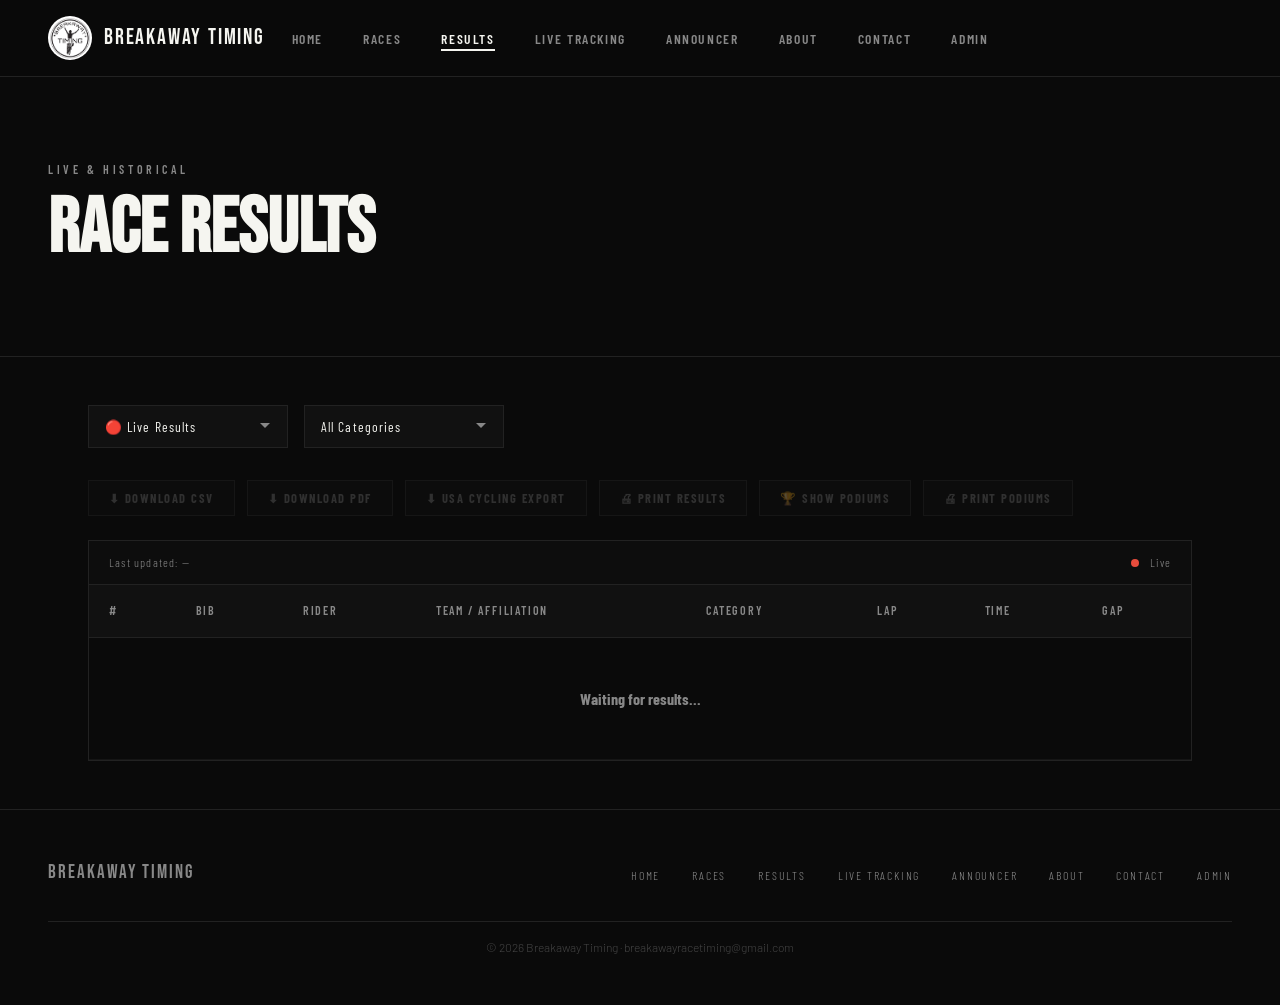
<file: results.html>
<!DOCTYPE html>
<html lang="en">
<head>
  <link rel="icon" href="/favicon-16x16.png" type="image/png">
  <meta charset="UTF-8" />
  <meta name="viewport" content="width=device-width, initial-scale=1.0" />
  <title>Results · Breakaway Timing</title>
  <link rel="stylesheet" href="style.css" />
  <style>
    .action-row {
      display: flex;
      gap: 0.75rem;
      flex-wrap: wrap;
      margin-bottom: 1.5rem;
    }
    .action-btn {
      display: inline-flex;
      align-items: center;
      gap: 0.4rem;
      font-family: 'Barlow Condensed', sans-serif;
      font-weight: 700;
      font-size: 0.78rem;
      letter-spacing: 0.12em;
      text-transform: uppercase;
      padding: 0.6rem 1.25rem;
      border: 1px solid #333;
      background: #111;
      color: #888;
      cursor: pointer;
      transition: all 0.2s;
    }
    .action-btn:hover { border-color: #f5f5f0; color: #f5f5f0; }
    .action-btn:disabled { opacity: 0.3; cursor: not-allowed; }

    .lap-toggle-label {
      display: none;
      align-items: center;
      gap: 0.5rem;
      font-family: 'Barlow Condensed', sans-serif;
      font-weight: 700;
      font-size: 0.78rem;
      letter-spacing: 0.1em;
      text-transform: uppercase;
      color: #888;
      cursor: pointer;
      user-select: none;
    }
    .lap-toggle-label.visible { display: inline-flex; }
    .lap-toggle-label input { accent-color: #f5f5f0; cursor: pointer; }

    #resultsTable.hide-lap th:nth-child(6),
    #resultsTable.hide-lap td:nth-child(6) { display: none; }

    #podiumView { display: none; }

    .podium-race-label {
      font-family: 'Barlow Condensed', sans-serif;
      font-size: 0.75rem;
      letter-spacing: 0.2em;
      text-transform: uppercase;
      color: #888;
      margin-bottom: 2rem;
    }
    .podium-category { margin-bottom: 2rem; border: 1px solid #222; }
    .podium-category-header {
      background: #111;
      padding: 0.75rem 1.25rem;
      font-family: 'Barlow Condensed', sans-serif;
      font-weight: 700;
      font-size: 0.9rem;
      letter-spacing: 0.1em;
      text-transform: uppercase;
      color: #f5f5f0;
      border-bottom: 1px solid #222;
    }
    .podium-places {
      display: grid;
      grid-template-columns: repeat(3, 1fr);
      gap: 1px;
      background: #222;
    }
    .podium-place { background: #0a0a0a; padding: 1.5rem; text-align: center; }
    .podium-medal { font-size: 1.75rem; display: block; margin-bottom: 0.4rem; }
    .podium-pos { font-family: 'Bebas Neue', sans-serif; font-size: 2.5rem; line-height: 1; color: #333; }
    .podium-place:nth-child(1) .podium-pos { color: #FFD700; }
    .podium-place:nth-child(2) .podium-pos { color: #C0C0C0; }
    .podium-place:nth-child(3) .podium-pos { color: #CD7F32; }
    .podium-name { font-family: 'Barlow Condensed', sans-serif; font-weight: 700; font-size: 1rem; margin-top: 0.4rem; color: #f5f5f0; }
    .podium-team { font-size: 0.75rem; color: #666; margin-top: 0.2rem; }
    .podium-time { font-size: 0.85rem; color: #888; margin-top: 0.35rem; font-family: monospace; }
    .podium-empty { font-size: 0.8rem; color: #444; font-style: italic; }

    @media print {
      nav, footer, .controls-row, .action-row, .status-bar, #tableView,
      .podium-medal, .podium-pos, .podium-team { display: none !important; }
      #podiumView { display: block !important; }
      .page-header { display: none !important; }
      body { background: white; color: black; font-family: Arial, sans-serif; font-size: 11px; margin: 0; padding: 12px; }
      .podium-race-label { font-size: 10px; color: #000; margin-bottom: 8px; display: block; }
      .podium-category { border: none; margin-bottom: 0; page-break-inside: avoid; }
      .podium-category-header { background: none; color: black; border: none; border-bottom: 1px solid #000; padding: 4px 0; font-size: 10px; font-weight: bold; letter-spacing: 0.05em; }
      .podium-places { display: block; background: none; }
      .podium-place { background: none; padding: 2px 0 2px 8px; text-align: left; border: none; }
      .podium-name { font-size: 11px; color: black; font-weight: normal; margin: 0; display: inline; }
      .podium-name::before { content: attr(data-pos) ". "; font-weight: bold; }
      .podium-time { font-size: 10px; color: #000; margin: 0; display: inline; margin-left: 6px; }
      .podium-empty { font-size: 10px; color: #000; }
      #podiumContent { columns: 2; column-gap: 24px; }
    }
  </style>
</head>
<body>

  <nav>
    <a class="nav-logo" href="index.html">
      <img src="logo.jpg" alt="Breakaway Timing" />
      <span>Breakaway Timing</span>
    </a>
    <ul class="nav-links">
      <li><a href="index.html">Home</a></li>
      <li><a href="races.html">Races</a></li>
      <li><a href="results.html" class="active">Results</a></li>
      <li><a href="tracking.html">Live Tracking</a></li>
      <li><a href="announcer.html">Announcer</a></li>
      <li><a href="about.html">About</a></li>
      <li><a href="contact.html">Contact</a></li>
      <li><a href="admin.html">Admin</a></li>
    </ul>
    <button class="nav-toggle" id="navToggle" aria-label="Toggle menu">
      <span></span><span></span><span></span>
    </button>
  </nav>

  <div class="page-header">
    <div class="page-header-inner">
      <p class="section-label">Live &amp; Historical</p>
      <h1 class="section-title">Race Results</h1>
    </div>
  </div>

  <div class="results-section">

    <div class="controls-row">
      <select class="styled-select" id="raceDropdown">
        <option value="LIVE" id="liveOption">🔴 Live Results</option>
      </select>
      <select class="styled-select" id="categoryDropdown">
        <option value="ALL">All Categories</option>
      </select>
      <label class="lap-toggle-label" id="lapToggleLabel">
        <input type="checkbox" id="lapToggle" /> Show Lap
      </label>
    </div>

    <div class="action-row">
      <button class="action-btn" id="btnDownloadCSV"    disabled>⬇ Download CSV</button>
      <button class="action-btn" id="btnDownloadPDF"    disabled>⬇ Download PDF</button>
      <button class="action-btn" id="btnUSAC"           disabled>⬇ USA Cycling Export</button>
      <button class="action-btn" id="btnPrintResults"   disabled>🖨 Print Results</button>
      <button class="action-btn" id="btnPodium"         disabled>🏆 Show Podiums</button>
      <button class="action-btn" id="btnPrintPodium"    disabled>🖨 Print Podiums</button>
    </div>

    <div class="status-bar">
      <span id="lastUpdated">Last updated: —</span>
      <span id="liveIndicator"><span class="live-dot"></span> Live</span>
    </div>

    <div id="tableView">
      <div class="results-table-wrap">
        <table id="resultsTable">
          <thead>
            <tr>
              <th>#</th><th>Bib</th><th>Rider</th>
              <th>Team / Affiliation</th><th>Category</th><th>Lap</th><th>Time</th><th>Gap</th>
            </tr>
          </thead>
          <tbody id="resultsBody">
            <tr><td colspan="8" style="text-align:center;padding:3rem;color:var(--mid);">Waiting for results...</td></tr>
          </tbody>
        </table>
      </div>
    </div>

    <div id="podiumView">
      <p class="podium-race-label" id="podiumRaceLabel"></p>
      <div id="podiumContent"></div>
    </div>

  </div>

  <footer>
    <div class="footer-logo">Breakaway Timing</div>
    <ul class="footer-links">
      <li><a href="index.html">Home</a></li>
      <li><a href="races.html">Races</a></li>
      <li><a href="results.html">Results</a></li>
      <li><a href="tracking.html">Live Tracking</a></li>
      <li><a href="announcer.html">Announcer</a></li>
      <li><a href="about.html">About</a></li>
      <li><a href="contact.html">Contact</a></li>
      <li><a href="admin.html">Admin</a></li>
    </ul>
    <p class="footer-copy">© 2026 Breakaway Timing · breakawayracetiming@gmail.com</p>
  </footer>

  <script>
    const REFRESH_MS   = 15000;
    const FIREBASE_URL = "https://breakaway-timing-results-default-rtdb.europe-west1.firebasedatabase.app";

    let lastGeneratedAt  = null;
    let lastPayload      = null;
    let currentRows      = [];
    let selectedCategory = "ALL";
    let selectedRace     = "LIVE";
    let pollingTimer     = null;
    let podiumVisible    = false;
    let showLap          = false;
    let lapManuallySet   = false;

    const raceDropdown     = document.getElementById("raceDropdown");
    const liveOptionEl     = document.getElementById("liveOption");
    const categoryDropdown = document.getElementById("categoryDropdown");
    const resultsBody      = document.getElementById("resultsBody");
    const lastUpdatedEl    = document.getElementById("lastUpdated");
    const liveIndicator    = document.getElementById("liveIndicator");
    const tableView        = document.getElementById("tableView");
    const podiumView       = document.getElementById("podiumView");
    const podiumContent    = document.getElementById("podiumContent");
    const podiumRaceLabel  = document.getElementById("podiumRaceLabel");
    const btnCSV           = document.getElementById("btnDownloadCSV");
    const btnPDF           = document.getElementById("btnDownloadPDF");
    const btnUSAC          = document.getElementById("btnUSAC");
    const btnPrintResults  = document.getElementById("btnPrintResults");
    const btnPodium        = document.getElementById("btnPodium");
    const btnPrint         = document.getElementById("btnPrintPodium");
    const resultsTableEl   = document.getElementById("resultsTable");
    const lapToggle        = document.getElementById("lapToggle");
    const lapToggleLabel   = document.getElementById("lapToggleLabel");

    lapToggle.addEventListener("change", () => {
      showLap        = lapToggle.checked;
      lapManuallySet = true;
      applyLapVisibility();
    });

    function applyLapVisibility() {
      resultsTableEl.classList.toggle("hide-lap", !showLap);
    }

    // Updates the "🔴 Live Results" dropdown option to show the active race name,
    // e.g. "Salty Lizard Road Race 🔴 Live Results", once we know it.
    function updateLiveOptionLabel(data) {
      const raceName = clean((data && (data.raceLabel || data.raceId)) || "");
      liveOptionEl.textContent = raceName ? `${raceName} 🔴 Live Results` : "🔴 Live Results";
    }

    loadRaceIndex();
    startPolling();

    raceDropdown.addEventListener("change", () => {
      selectedRace     = raceDropdown.value || "LIVE";
      selectedCategory = "ALL";
      lastGeneratedAt  = null;
      lastPayload      = null;
      lapManuallySet   = false;
      categoryDropdown.innerHTML = '<option value="ALL">All Categories</option>';
      categoryDropdown.value = "ALL";
      hidePodium();
      if (selectedRace === "LIVE") {
        liveIndicator.style.display = "";
        startPolling();
      } else {
        liveIndicator.style.display = "none";
        stopPolling();
        loadHistoricRace(selectedRace);
      }
    });

    categoryDropdown.addEventListener("change", () => {
      selectedCategory = categoryDropdown.value || "ALL";
      if (lastPayload) renderResults(lastPayload);
      hidePodium();
    });

    btnPodium.addEventListener("click", () => { podiumVisible ? hidePodium() : showPodium(); });
    btnPrint.addEventListener("click", () => { if (!lastPayload) return; printPodiumList(lastPayload); });
    btnUSAC.addEventListener("click", () => { if (!lastPayload) return; downloadUSAC(lastPayload); });
    btnPrintResults.addEventListener("click", () => { if (!lastPayload) return; printResultsByCategory(lastPayload); });

    function showPodium() {
      if (!lastPayload) return;
      buildPodium(lastPayload);
      tableView.style.display  = "none";
      podiumView.style.display = "block";
      btnPodium.textContent    = "📋 Show Table";
      podiumVisible = true;
    }

    function hidePodium() {
      tableView.style.display  = "block";
      podiumView.style.display = "none";
      btnPodium.textContent    = "🏆 Show Podiums";
      podiumVisible = false;
    }

    function buildPodium(data) {
      const label = selectedRace === "LIVE"
        ? "Live Results — " + new Date(data.generatedAt).toLocaleTimeString()
        : (data.raceLabel || data.raceId);
      podiumRaceLabel.textContent = label;

      const byCategory = {};
      for (const ev of toArray(data.events)) {
        for (const r of toArray(ev.results)) {
          const place     = clean(r.place || "");
          const bib       = clean(r.bib || "");
          const category  = clean(r.category || "Uncategorized");
          const firstName = clean(r.firstName || "");
          const lastName  = clean(r.lastName || "");
          const rider     = (firstName && lastName) ? firstName + " " + lastName : (lastName || firstName);
          const team      = clean(r.team || r.affiliation || "");
          const time      = clean(r.time || "");
          if (isHeader(bib) || isHeader(rider)) continue;
          if (!place && !bib && !rider) continue;
          if (selectedCategory !== "ALL" && category !== selectedCategory) continue;
          if (!byCategory[category]) byCategory[category] = [];
          byCategory[category].push({ place, rider, team, time });
        }
      }

      const medals    = ["🥇", "🥈", "🥉"];
      const positions = ["1st", "2nd", "3rd"];

      podiumContent.innerHTML = Object.keys(byCategory).sort().map(cat => {
        const top3   = byCategory[cat].slice(0, 3);
        const places = [0, 1, 2].map(i => {
          const r = top3[i];
          if (!r) return `<div class="podium-place"><span class="podium-medal">${medals[i]}</span><div class="podium-pos">${positions[i]}</div><div class="podium-empty">—</div></div>`;
          return `<div class="podium-place"><span class="podium-medal">${medals[i]}</span><div class="podium-pos">${positions[i]}</div><div class="podium-name" data-pos="${i+1}">${r.rider}</div>${r.team ? `<div class="podium-team">${r.team}</div>` : ""}${r.time ? `<div class="podium-time">${r.time}</div>` : ""}</div>`;
        }).join("");
        return `<div class="podium-category"><div class="podium-category-header">${cat}</div><div class="podium-places">${places}</div></div>`;
      }).join("");
    }

    // ── Download CSV (sorted by category A-Z, then cat place) ────────────────
    btnCSV.addEventListener("click", () => {
      if (!currentRows.length) return;
      const sorted  = currentRows.slice().sort((a, b) =>
        a.category.localeCompare(b.category) || a.catPlace - b.catPlace);
      const headers = ["Cat Place","Overall Place","Bib","Rider","Team","Category", ...(showLap ? ["Lap"] : []), "Time","Gap"];
      const rows    = sorted.map(r => [r.catPlace, r.place, r.bib, r.rider, r.team, r.category, ...(showLap ? [r.lap] : []), r.time, r.gap]);
      const csv     = [headers, ...rows].map(row => row.map(v => `"${String(v).replace(/"/g,'""')}"`).join(",")).join("\n");
      const name    = (lastPayload ? (lastPayload.raceLabel || lastPayload.raceId || "results") : "results").replace(/\s+/g,"_");
      const cat     = selectedCategory !== "ALL" ? `_${selectedCategory}` : "";
      downloadBlob(`${name}${cat}.csv`, "text/csv", csv);
    });

    btnPDF.addEventListener("click", () => {
      if (!currentRows.length) return;
      const raceName = lastPayload ? (lastPayload.raceLabel || lastPayload.raceId || "Results") : "Results";
      const catLabel = selectedCategory !== "ALL" ? ` — ${selectedCategory}` : "";
      const title    = `${raceName}${catLabel}`;
      const lapTh    = showLap ? "<th>Lap</th>" : "";
      const rows     = currentRows.map(r => `<tr><td>${r.catPlace}</td><td>${r.bib}</td><td>${r.rider}</td><td>${r.team}</td><td>${r.category}</td>${showLap ? `<td>${r.lap}</td>` : ""}<td>${r.time}</td><td>${r.gap}</td></tr>`).join("");
      const html = `<!DOCTYPE html><html><head><meta charset="UTF-8"/><title>${title}</title><style>body{font-family:Arial,sans-serif;font-size:11px;margin:20px}h1{font-size:18px;margin-bottom:4px}.sub{color:#000;font-size:10px;margin-bottom:16px}table{width:100%;border-collapse:collapse}th{background:#000;color:#fff;padding:6px 8px;text-align:left;font-size:10px;letter-spacing:.05em;text-transform:uppercase}td{padding:5px 8px;border-bottom:1px solid #000}tr:nth-child(even)td{background:white}.ft{margin-top:16px;font-size:9px;color:#000}</style></head><body><h1>${title}</h1><div class="sub">${lastUpdatedEl.textContent} · Breakaway Timing</div><table><thead><tr><th>#</th><th>Bib</th><th>Rider</th><th>Team</th><th>Category</th>${lapTh}<th>Time</th><th>Gap</th></tr></thead><tbody>${rows}</tbody></table><div class="ft">Generated by Breakaway Timing · breakawaytiming.com</div></body></html>`;
      const win = window.open("", "_blank");
      win.document.write(html);
      win.document.close();
      setTimeout(() => win.print(), 500);
    });

    function loadRaceIndex() {
      fetch(FIREBASE_URL + "/race_index.json")
        .then(r => r.json())
        .then(index => {
          if (!index) return;
          Object.values(index).sort((a,b) => (b.generatedAt||"").localeCompare(a.generatedAt||"")).forEach(r => {
            const opt = document.createElement("option");
            opt.value = r.raceId;
            opt.textContent = r.raceLabel || r.raceId;
            raceDropdown.appendChild(opt);
          });
          raceDropdown.value = "LIVE";
        })
        .catch(err => console.warn("Failed to load race index:", err));
    }

    function loadHistoricRace(raceId) {
      lastUpdatedEl.textContent = "Loading...";
      showPlaceholder();
      fetch(FIREBASE_URL + "/race_history/" + encodeURIComponent(raceId) + ".json")
        .then(r => r.json())
        .then(data => {
          if (!data) { lastUpdatedEl.textContent = "No data found."; return; }
          lastPayload = data;
          renderResults(data);
        })
        .catch(err => { console.warn(err); lastUpdatedEl.textContent = "Failed to load."; });
    }

    function startPolling() { stopPolling(); refreshResults(); pollingTimer = setInterval(refreshResults, REFRESH_MS); }
    function stopPolling()  { if (pollingTimer) { clearInterval(pollingTimer); pollingTimer = null; } }

    function refreshResults() {
      fetch(FIREBASE_URL + "/live_race.json")
        .then(r => r.json())
        .then(data => {
          if (!data || !data.generatedAt) return;
          if (data.generatedAt === lastGeneratedAt) return;
          lastGeneratedAt = data.generatedAt;
          lastPayload     = data;
          updateLiveOptionLabel(data);
          renderResults(data);
        })
        .catch(err => console.warn("Auto-refresh failed:", err));
    }

    function renderResults(data) {
      lastUpdatedEl.textContent = selectedRace === "LIVE"
        ? "Last updated: " + new Date(data.generatedAt).toLocaleTimeString()
        : "Race: " + (data.raceLabel || data.raceId);

      const out = [];
      const categorySet = new Set();

      for (const ev of toArray(data.events)) {
        for (const r of toArray(ev.results)) {
          const place     = clean(r.place || "");
          const bib       = clean(r.bib || "");
          const time      = clean(r.time || "");
          const firstName = clean(r.firstName || "");
          const lastName  = clean(r.lastName || "");
          const rider     = (firstName && lastName) ? firstName + " " + lastName : (lastName || firstName);
          const team      = clean(r.team || r.affiliation || "");
          const category  = clean(r.category || "");
          const gap       = clean(r.gap || "");
          const lap       = formatLaps(clean(r.lap || r.laps || r.currentLap || r.lapCount || ""));

          if (category) categorySet.add(category);
          if (selectedCategory !== "ALL" && category !== selectedCategory) continue;
          if (isHeader(bib) || isHeader(rider)) continue;
          if (!place && !bib && !rider && !time) continue;
          out.push({ place, bib, rider, team, category, lap, time, gap });
        }
      }

      updateCategoryDropdown(Array.from(categorySet).sort());

      const hasLapData = out.some(row => row.lap);
      lapToggleLabel.classList.toggle("visible", hasLapData);
      lapToggle.checked = showLap;
      applyLapVisibility();

      if (out.length === 0) { showPlaceholder(); setEnabled(false); return; }

      // Assign category place (position within each category after filtering)
      const catCounters = {};
      out.forEach(row => {
        catCounters[row.category] = (catCounters[row.category] || 0) + 1;
        row.catPlace = catCounters[row.category];
      });
      currentRows = out;

      resultsBody.innerHTML = out.map(row => `
        <tr>
          <td>${row.catPlace}</td><td>${row.bib}</td><td>${row.rider}</td><td>${row.team}</td>
          <td>${row.category ? `<span class="badge">${row.category}</span>` : ""}</td>
          <td>${row.lap}</td>
          <td>${row.time}</td><td style="color:var(--mid)">${row.gap}</td>
        </tr>`).join("");

      setEnabled(true);
      if (podiumVisible) buildPodium(data);
    }

    function setEnabled(v) { [btnCSV, btnPDF, btnUSAC, btnPrintResults, btnPodium, btnPrint].forEach(b => b.disabled = !v); }

    // ── USA Cycling Export (sorted by category A-Z, then cat place, with time) ─
    function downloadUSAC(data) {
      let raceDate = "";
      if (data.generatedAt) {
        const d = new Date(data.generatedAt);
        raceDate = (d.getMonth() + 1) + "/" + d.getDate() + "/" + d.getFullYear();
      }
      const headers = ["Race Date","Race discipline","Race Category","Race Gender","Race Type","Race Age Group","Rider License","Rider First Name","Rider Last Name","Rider Place","Finish Time","Bib"];
      // Collect all rows first so we can sort before assigning cat place
      const collected = [];
      for (const ev of toArray(data.events)) {
        for (const r of toArray(ev.results)) {
          const place     = clean(r.place || "");
          const bib       = clean(r.bib || "");
          const firstName = clean(r.firstName || "");
          const lastName  = clean(r.lastName || "");
          const category  = clean(r.category || "");
          const usac      = clean(r.usac || "");
          const status    = clean(r.status || "");
          const time      = clean(r.time || "");
          if (isHeader(bib) || (!place && !bib && !firstName && !lastName)) continue;
          if (selectedCategory !== "ALL" && category !== selectedCategory) continue;
          let riderPlace = place;
          if (!riderPlace && status) riderPlace = status;
          collected.push({ category, bib, usac, firstName, lastName, riderPlace, time });
        }
      }
      if (collected.length === 0) return;
      // Sort: category A-Z, then by existing place order within each category
      collected.sort((a, b) => a.category.localeCompare(b.category));
      // Assign sequential cat place per category (DNF/DNS/DSQ pass through)
      const catCounts = {};
      const rows = [];
      let firstRow = true;
      for (const r of collected) {
        const isDNF = r.riderPlace && ["DNF","DNS","DSQ"].includes(String(r.riderPlace).toUpperCase());
        if (!isDNF) {
          catCounts[r.category] = (catCounts[r.category] || 0) + 1;
          r.riderPlace = catCounts[r.category];
        }
        rows.push([firstRow ? raceDate : "", "", r.category, "", "", "", r.usac, r.firstName, r.lastName, r.riderPlace, r.time, r.bib]);
        firstRow = false;
      }
      const csv = [headers, ...rows].map(row => row.map(v => `"${String(v).replace(/"/g, '""')}"`).join(",")).join("\n");
      const name = (data.raceLabel || data.raceId || "results").replace(/\s+/g, "_");
      const cat  = selectedCategory !== "ALL" ? `_${selectedCategory}` : "";
      downloadBlob(`${name}${cat}_USAC.csv`, "text/csv", csv);
    }

    function printResultsByCategory(data) {
      const byCategory = {};
      for (const ev of toArray(data.events)) {
        for (const r of toArray(ev.results)) {
          const place     = clean(r.place || "");
          const bib       = clean(r.bib || "");
          const category  = clean(r.category || "Uncategorized");
          const firstName = clean(r.firstName || "");
          const lastName  = clean(r.lastName || "");
          const rider     = (firstName && lastName) ? firstName + " " + lastName : (lastName || firstName);
          const team      = clean(r.team || r.affiliation || "");
          const time      = clean(r.time || "");
          const gap       = clean(r.gap || "");
          const lap       = formatLaps(clean(r.lap || r.laps || r.currentLap || r.lapCount || ""));
          if (isHeader(bib) || isHeader(rider)) continue;
          if (!place && !bib && !rider && !time) continue;
          if (selectedCategory !== "ALL" && category !== selectedCategory) continue;
          if (!byCategory[category]) byCategory[category] = [];
          byCategory[category].push({ place, bib, rider, team, time, gap, lap });
        }
      }
      const raceName = selectedRace === "LIVE" ? "Live Results — " + new Date(data.generatedAt).toLocaleTimeString() : (data.raceLabel || data.raceId);
      const pages = Object.keys(byCategory).sort().map((cat, idx) => {
        const results = byCategory[cat];
        const rows = results.map((r, i) => `<tr class="${i % 2 === 0 ? "even" : ""}"><td class="place">${i + 1}</td><td class="bib">${r.bib}</td><td class="name">${r.rider}${r.team ? `<span class="team"><br>${r.team}</span>` : ""}</td>${showLap ? `<td class="lap">${r.lap}</td>` : ""}<td class="time">${r.time}</td><td class="gap">${r.gap}</td></tr>`).join("");
        const pageBreak = idx > 0 ? 'style="page-break-before: always;"' : "";
        const lapTh = showLap ? "<th>Lap</th>" : "";
        return `<div class="page" ${pageBreak}><div class="page-header"><div class="race-name">${raceName}</div><div class="cat-name">${cat}</div><div class="meta">Breakaway Timing · breakawaytiming.com</div></div><table><thead><tr><th>#</th><th>Bib</th><th>Rider / Team</th>${lapTh}<th>Time</th><th>Gap</th></tr></thead><tbody>${rows}</tbody></table><div class="footer">${results.length} finisher${results.length !== 1 ? "s" : ""} · Printed ${new Date().toLocaleString()}</div></div>`;
      }).join("");
      const html = `<!DOCTYPE html><html><head><meta charset="UTF-8"/><title>Results — ${raceName}</title><style>*{box-sizing:border-box;margin:0;padding:0}body{font-family:Arial,sans-serif;font-size:11px;color:#000;background:white}.page{padding:20px 24px}.page-header{border-bottom:2px solid #000;padding-bottom:8px;margin-bottom:12px}.race-name{font-size:10px;text-transform:uppercase;letter-spacing:0.1em}.cat-name{font-size:20px;font-weight:bold;margin:2px 0}.meta{font-size:9px}table{width:100%;border-collapse:collapse}thead tr{background:#000;color:#fff}th{padding:5px 8px;text-align:left;font-size:9px;letter-spacing:0.08em;text-transform:uppercase}td{padding:5px 8px;border-bottom:1px solid #000;vertical-align:top}.footer{margin-top:10px;font-size:9px;border-top:1px solid #000;padding-top:6px}</style></head><body>${pages}<script>window.onload=function(){window.print();}<\/script></body></html>`;
      const win = window.open("", "_blank");
      win.document.write(html);
      win.document.close();
    }

    function updateCategoryDropdown(categories) {
      const current = Array.from(categoryDropdown.options).map(o => o.value).join(",");
      if (current === ["ALL",...categories].join(",")) return;
      const prev = categoryDropdown.value;
      categoryDropdown.innerHTML = '<option value="ALL">All Categories</option>';
      categories.forEach(c => { const o = document.createElement("option"); o.value = c; o.textContent = c; categoryDropdown.appendChild(o); });
      categoryDropdown.value = categories.includes(prev) ? prev : "ALL";
      selectedCategory = categoryDropdown.value;
    }

    function showPlaceholder() {
      currentRows = [];
      resultsBody.innerHTML = `<tr><td colspan="8" style="text-align:center;padding:3rem;color:var(--mid);">Waiting for results...</td></tr>`;
    }

    function downloadBlob(filename, mime, content) {
      const a = document.createElement("a");
      a.href = URL.createObjectURL(new Blob([content], { type: mime }));
      a.download = filename;
      a.click();
    }

    function printPodiumList(data) {
      const byCategory = {};
      for (const ev of toArray(data.events)) {
        for (const r of toArray(ev.results)) {
          const place     = clean(r.place || "");
          const bib       = clean(r.bib || "");
          const category  = clean(r.category || "Uncategorized");
          const firstName = clean(r.firstName || "");
          const lastName  = clean(r.lastName || "");
          const rider     = (firstName && lastName) ? firstName + " " + lastName : (lastName || firstName);
          const team      = clean(r.team || r.affiliation || "");
          const time      = clean(r.time || "");
          if (isHeader(bib) || isHeader(rider)) continue;
          if (!place && !bib && !rider) continue;
          if (selectedCategory !== "ALL" && category !== selectedCategory) continue;
          if (!byCategory[category]) byCategory[category] = [];
          byCategory[category].push({ rider, team, time });
        }
      }
      const raceName  = selectedRace === "LIVE" ? "Live Results — " + new Date(data.generatedAt).toLocaleTimeString() : (data.raceLabel || data.raceId);
      const positions = ["1st", "2nd", "3rd"];
      const sections  = Object.keys(byCategory).sort().map(cat => {
        const top3 = byCategory[cat].slice(0, 3);
        const rows = top3.map((r, i) => `<tr><td class="pos">${positions[i]}</td><td class="name">${r.rider}${r.team ? `<span class="team"> — ${r.team}</span>` : ""}</td><td class="time">${r.time}</td></tr>`).join("");
        return `<div class="cat"><div class="cat-header">${cat}</div><table>${rows}</table></div>`;
      }).join("");
      const html = `<!DOCTYPE html><html><head><meta charset="UTF-8"/><title>Podiums — ${raceName}</title><style>body{font-family:Arial,sans-serif;font-size:11px;margin:16px;color:#000}h2{font-size:13px;margin:0 0 4px}.sub{font-size:9px;margin-bottom:12px}.grid{columns:2;column-gap:20px}.cat{break-inside:avoid;margin-bottom:10px}.cat-header{font-weight:bold;font-size:10px;text-transform:uppercase;letter-spacing:0.05em;border-bottom:1px solid #000;padding-bottom:2px;margin-bottom:4px}table{width:100%;border-collapse:collapse}td{padding:2px 4px;font-size:11px}.pos{width:28px;font-weight:bold}.time{width:70px;text-align:right;font-family:monospace}.footer{margin-top:12px;font-size:9px;border-top:1px solid #000;padding-top:6px}</style></head><body><h2>Podium Results — ${raceName}</h2><div class="sub">Breakaway Timing · breakawaytiming.com</div><div class="grid">${sections}</div><div class="footer">Printed ${new Date().toLocaleString()}</div><script>window.onload=function(){window.print();}<\/script></body></html>`;
      const win = window.open("", "_blank");
      win.document.write(html);
      win.document.close();
    }

    function toArray(v) { if (!v) return []; if (Array.isArray(v)) return v; return Object.values(v); }
    function clean(v)   { const s = String(v ?? "").trim(); return (s === "#N/A" || s.toUpperCase() === "N/A") ? "" : s; }
    function formatLaps(v) { return String(v ?? "").split(",").map(s => s.trim()).filter(Boolean).length || ""; }
    function isHeader(v){ return ["bib","first name","last name","firstname","lastname"].includes(String(v||"").trim().toLowerCase()); }
  </script>

  <script>
    const toggle = document.getElementById('navToggle');
    const links  = document.querySelector('.nav-links');
    if (toggle && links) {
      toggle.addEventListener('click', () => { toggle.classList.toggle('open'); links.classList.toggle('open'); });
      links.querySelectorAll('a').forEach(a => a.addEventListener('click', () => { toggle.classList.remove('open'); links.classList.remove('open'); }));
    }
  </script>

</body>
</html>
</file>
<file: style.css>
@import url('https://fonts.googleapis.com/css2?family=Bebas+Neue&family=Barlow+Condensed:wght@400;600;700&family=Barlow:wght@300;400;500&display=swap');

/* ─── VARIABLES ─── */
:root {
  --black: #0a0a0a;
  --white: #f5f5f0;
  --accent: #e8e8e0;
  --mid: #888;
  --border: #222;
  --font-display: 'Bebas Neue', sans-serif;
  --font-heading: 'Barlow Condensed', sans-serif;
  --font-body: 'Barlow', sans-serif;
}

/* ─── RESET ─── */
*, *::before, *::after { box-sizing: border-box; margin: 0; padding: 0; }

html { scroll-behavior: smooth; }

body {
  background: var(--black);
  color: var(--white);
  font-family: var(--font-body);
  font-weight: 300;
  line-height: 1.6;
  overflow-x: hidden;
}

a { color: inherit; text-decoration: none; }
img { max-width: 100%; display: block; }

/* ─── NAV ─── */
nav {
  position: fixed;
  top: 0; left: 0; right: 0;
  z-index: 100;
  display: grid;
  grid-template-columns: 1fr auto 1fr;
  align-items: center;
  padding: 1rem 3rem;
  background: rgba(10,10,10,0.95);
  backdrop-filter: blur(8px);
  border-bottom: 1px solid var(--border);
}

.nav-logo  { grid-column: 1; justify-self: start; }
.nav-links { grid-column: 2; }
.nav-toggle { grid-column: 3; justify-self: end; }

.nav-logo {
  display: flex;
  align-items: center;
  gap: 0.75rem;
}

.nav-logo img {
  width: 44px;
  height: 44px;
  object-fit: contain;
  filter: invert(0);
  border-radius: 50%;
}

.nav-logo span {
  font-family: var(--font-display);
  font-size: 1.4rem;
  letter-spacing: 0.08em;
  color: var(--white);
}

.nav-links {
  display: flex;
  gap: 2.5rem;
  list-style: none;
}

.nav-links a {
  font-family: var(--font-heading);
  font-weight: 600;
  font-size: 0.85rem;
  letter-spacing: 0.12em;
  text-transform: uppercase;
  color: var(--mid);
  transition: color 0.2s;
  white-space: nowrap;
}

.nav-links a:hover,
.nav-links a.active { color: var(--white); }

.nav-links a.active {
  border-bottom: 2px solid var(--white);
  padding-bottom: 2px;
}

/* ─── HAMBURGER BUTTON ─── */
.nav-toggle {
  display: none;
  flex-direction: column;
  justify-content: center;
  gap: 5px;
  width: 36px;
  height: 36px;
  background: none;
  border: none;
  cursor: pointer;
  padding: 4px;
  flex-shrink: 0;
}

/* Announcer page: live status lives in col 3 alongside toggle */
.nav-live-status {
  grid-column: 3;
  justify-self: end;
  display: flex;
  align-items: center;
  gap: 16px;
}

.nav-toggle span {
  display: block;
  width: 100%;
  height: 2px;
  background: var(--white);
  transition: transform 0.25s, opacity 0.25s;
  transform-origin: center;
}

/* Animate to X when open */
.nav-toggle.open span:nth-child(1) { transform: translateY(7px) rotate(45deg); }
.nav-toggle.open span:nth-child(2) { opacity: 0; }
.nav-toggle.open span:nth-child(3) { transform: translateY(-7px) rotate(-45deg); }

/* ─── HERO ─── */
.hero {
  min-height: 100vh;
  display: flex;
  align-items: center;
  justify-content: center;
  position: relative;
  overflow: hidden;
  padding-top: 80px;
}

.hero-bg {
  position: absolute;
  inset: 0;
  background:
    repeating-linear-gradient(
      0deg,
      transparent,
      transparent 60px,
      rgba(255,255,255,0.02) 60px,
      rgba(255,255,255,0.02) 61px
    ),
    repeating-linear-gradient(
      90deg,
      transparent,
      transparent 60px,
      rgba(255,255,255,0.02) 60px,
      rgba(255,255,255,0.02) 61px
    );
}

.hero-content {
  position: relative;
  text-align: center;
  max-width: 900px;
  padding: 2rem;
}

.hero-logo {
  width: 160px;
  height: 160px;
  object-fit: contain;
  margin: 0 auto 2.5rem;
  filter: drop-shadow(0 0 40px rgba(255,255,255,0.1));
  animation: fadeUp 0.8s ease both;
}

.hero-eyebrow {
  font-family: var(--font-heading);
  font-weight: 600;
  font-size: 0.8rem;
  letter-spacing: 0.3em;
  text-transform: uppercase;
  color: var(--mid);
  margin-bottom: 1rem;
  animation: fadeUp 0.8s ease 0.1s both;
}

.hero h1 {
  font-family: var(--font-display);
  font-size: clamp(5rem, 12vw, 10rem);
  line-height: 0.9;
  letter-spacing: 0.02em;
  color: var(--white);
  animation: fadeUp 0.8s ease 0.2s both;
}

.hero h1 span {
  display: block;
  color: var(--mid);
}

.hero-sub {
  font-size: 1.1rem;
  color: var(--mid);
  max-width: 500px;
  margin: 1.5rem auto 2.5rem;
  animation: fadeUp 0.8s ease 0.3s both;
}

.btn {
  display: inline-block;
  font-family: var(--font-heading);
  font-weight: 700;
  font-size: 0.85rem;
  letter-spacing: 0.15em;
  text-transform: uppercase;
  padding: 0.9rem 2.5rem;
  border: 2px solid var(--white);
  color: var(--white);
  transition: background 0.2s, color 0.2s;
  animation: fadeUp 0.8s ease 0.4s both;
}

.btn:hover {
  background: var(--white);
  color: var(--black);
}

.btn-solid {
  background: var(--white);
  color: var(--black);
}

.btn-solid:hover {
  background: transparent;
  color: var(--white);
}

/* ─── SECTIONS ─── */
.section {
  padding: 6rem 3rem;
  max-width: 1200px;
  margin: 0 auto;
}

.section-label {
  font-family: var(--font-heading);
  font-weight: 600;
  font-size: 0.75rem;
  letter-spacing: 0.3em;
  text-transform: uppercase;
  color: var(--mid);
  margin-bottom: 0.75rem;
}

.section-title {
  font-family: var(--font-display);
  font-size: clamp(3rem, 6vw, 5rem);
  line-height: 1;
  margin-bottom: 1.5rem;
}

.divider {
  width: 100%;
  height: 1px;
  background: var(--border);
  margin: 0;
}

/* ─── SERVICES GRID ─── */
.services-grid {
  display: grid;
  grid-template-columns: repeat(auto-fit, minmax(280px, 1fr));
  gap: 1px;
  background: var(--border);
  border: 1px solid var(--border);
  margin-top: 3rem;
}

.service-card {
  background: var(--black);
  padding: 2.5rem;
  transition: background 0.2s;
}

.service-card:hover { background: #111; }

.service-number {
  font-family: var(--font-display);
  font-size: 3.5rem;
  color: var(--border);
  line-height: 1;
  margin-bottom: 1rem;
}

.service-card h3 {
  font-family: var(--font-heading);
  font-weight: 700;
  font-size: 1.2rem;
  letter-spacing: 0.05em;
  text-transform: uppercase;
  margin-bottom: 0.75rem;
}

.service-card p {
  font-size: 0.9rem;
  color: var(--mid);
  line-height: 1.7;
}

/* ─── STATS ROW ─── */
.stats-row {
  display: grid;
  grid-template-columns: repeat(auto-fit, minmax(200px, 1fr));
  gap: 1px;
  background: var(--border);
  border: 1px solid var(--border);
}

.stat-item {
  background: var(--black);
  padding: 3rem 2rem;
  text-align: center;
}

.stat-number {
  font-family: var(--font-display);
  font-size: 4rem;
  line-height: 1;
  color: var(--white);
}

.stat-label {
  font-family: var(--font-heading);
  font-size: 0.75rem;
  letter-spacing: 0.2em;
  text-transform: uppercase;
  color: var(--mid);
  margin-top: 0.5rem;
}

/* ─── PAGE HEADER ─── */
.page-header {
  padding: 10rem 3rem 4rem;
  border-bottom: 1px solid var(--border);
}

.page-header-inner {
  max-width: 1200px;
  margin: 0 auto;
}

/* ─── RESULTS PAGE ─── */
.results-section {
  padding: 3rem;
  max-width: 1200px;
  margin: 0 auto;
}

.controls-row {
  display: flex;
  gap: 1rem;
  margin-bottom: 2rem;
  flex-wrap: wrap;
}

.styled-select {
  appearance: none;
  background: #111;
  border: 1px solid var(--border);
  color: var(--white);
  font-family: var(--font-heading);
  font-size: 0.85rem;
  letter-spacing: 0.08em;
  padding: 0.75rem 2.5rem 0.75rem 1rem;
  cursor: pointer;
  min-width: 200px;
  background-image: url("data:image/svg+xml,%3Csvg xmlns='http://www.w3.org/2000/svg' width='12' height='12' viewBox='0 0 12 12'%3E%3Cpath fill='%23888' d='M6 8L1 3h10z'/%3E%3C/svg%3E");
  background-repeat: no-repeat;
  background-position: right 1rem center;
}

.styled-select:focus { outline: 1px solid var(--white); }

.results-table-wrap {
  border: 1px solid var(--border);
  overflow-x: auto;
}

table {
  width: 100%;
  border-collapse: collapse;
  font-size: 0.9rem;
}

thead tr {
  background: #111;
  border-bottom: 1px solid var(--border);
}

thead th {
  font-family: var(--font-heading);
  font-weight: 600;
  font-size: 0.75rem;
  letter-spacing: 0.15em;
  text-transform: uppercase;
  color: var(--mid);
  padding: 1rem 1.25rem;
  text-align: left;
  white-space: nowrap;
}

tbody tr {
  border-bottom: 1px solid #151515;
  transition: background 0.15s;
}

tbody tr:hover { background: #111; }

tbody td {
  padding: 0.85rem 1.25rem;
  color: var(--white);
  font-size: 0.875rem;
}

tbody td:first-child {
  font-family: var(--font-heading);
  font-weight: 700;
  font-size: 1rem;
  color: var(--mid);
  width: 60px;
}

.badge {
  display: inline-block;
  font-family: var(--font-heading);
  font-size: 0.65rem;
  font-weight: 700;
  letter-spacing: 0.1em;
  text-transform: uppercase;
  padding: 0.2rem 0.6rem;
  border: 1px solid var(--border);
  color: var(--mid);
}

.status-bar {
  display: flex;
  align-items: center;
  justify-content: space-between;
  padding: 0.75rem 1.25rem;
  background: #0d0d0d;
  border: 1px solid var(--border);
  border-bottom: none;
  font-family: var(--font-heading);
  font-size: 0.75rem;
  letter-spacing: 0.1em;
  color: var(--mid);
}

.live-dot {
  display: inline-block;
  width: 8px;
  height: 8px;
  background: #e74c3c;
  border-radius: 50%;
  margin-right: 0.5rem;
  animation: pulse 1.5s ease infinite;
}

/* ─── ABOUT PAGE ─── */
.about-grid {
  display: grid;
  grid-template-columns: 1fr 1fr;
  gap: 6rem;
  align-items: start;
  margin-top: 3rem;
}

.about-text p {
  color: var(--mid);
  margin-bottom: 1.5rem;
  font-size: 1rem;
  line-height: 1.8;
}

.about-text p:first-child {
  font-size: 1.15rem;
  color: var(--white);
}

.about-image-wrap {
  position: sticky;
  top: 120px;
  text-align: center;
}

.about-image-wrap img {
  width: 220px;
  height: 220px;
  object-fit: contain;
  margin: 0 auto;
  filter: drop-shadow(0 0 60px rgba(255,255,255,0.05));
}

/* ─── CONTACT PAGE ─── */
.contact-grid {
  display: grid;
  grid-template-columns: 1fr 1fr;
  gap: 6rem;
  margin-top: 3rem;
}

.contact-info h3 {
  font-family: var(--font-heading);
  font-weight: 700;
  font-size: 0.75rem;
  letter-spacing: 0.25em;
  text-transform: uppercase;
  color: var(--mid);
  margin-bottom: 0.5rem;
  margin-top: 2rem;
}

.contact-info h3:first-child { margin-top: 0; }

.contact-info p,
.contact-info a {
  font-size: 1.1rem;
  color: var(--white);
  transition: color 0.2s;
}

.contact-info a:hover { color: var(--mid); }

.contact-form {
  display: flex;
  flex-direction: column;
  gap: 1rem;
}

.form-group {
  display: flex;
  flex-direction: column;
  gap: 0.4rem;
}

.form-group label {
  font-family: var(--font-heading);
  font-size: 0.75rem;
  letter-spacing: 0.15em;
  text-transform: uppercase;
  color: var(--mid);
}

.form-group input,
.form-group textarea {
  background: #111;
  border: 1px solid var(--border);
  color: var(--white);
  font-family: var(--font-body);
  font-size: 0.95rem;
  padding: 0.85rem 1rem;
  transition: border-color 0.2s;
  resize: none;
}

.form-group input:focus,
.form-group textarea:focus {
  outline: none;
  border-color: var(--white);
}

/* ─── FOOTER ─── */
footer {
  border-top: 1px solid var(--border);
  padding: 3rem;
  display: flex;
  align-items: center;
  justify-content: space-between;
  flex-wrap: wrap;
  gap: 1rem;
}

.footer-logo {
  font-family: var(--font-display);
  font-size: 1.2rem;
  letter-spacing: 0.1em;
  color: var(--mid);
}

.footer-links {
  display: flex;
  gap: 2rem;
  list-style: none;
}

.footer-links a {
  font-family: var(--font-heading);
  font-size: 0.75rem;
  letter-spacing: 0.15em;
  text-transform: uppercase;
  color: var(--mid);
  transition: color 0.2s;
}

.footer-links a:hover { color: var(--white); }

.footer-copy {
  font-size: 0.75rem;
  color: #444;
  width: 100%;
  text-align: center;
  padding-top: 1rem;
  border-top: 1px solid var(--border);
  margin-top: 1rem;
}

/* ─── ANIMATIONS ─── */
@keyframes fadeUp {
  from { opacity: 0; transform: translateY(20px); }
  to   { opacity: 1; transform: translateY(0); }
}

@keyframes pulse {
  0%, 100% { opacity: 1; }
  50%       { opacity: 0.3; }
}

/* ─── RESPONSIVE ─── */

/* Tablet: tighten desktop nav before switching to hamburger */
@media (max-width: 900px) {
  nav { padding: 1rem 1.5rem; }
  .nav-links { gap: 1.2rem; }
  .nav-logo span { font-size: 1.1rem; }
}

/* Mobile: hamburger menu */
@media (max-width: 640px) {
  nav {
    display: flex;
    padding: 0.85rem 1.25rem;
  }

  .nav-logo  { flex: 1; }
  .nav-toggle { display: flex; margin-left: auto; }

  .nav-links {
    display: none;
    position: fixed;
    top: 69px;
    left: 0; right: 0;
    background: rgba(10,10,10,0.98);
    backdrop-filter: blur(8px);
    border-bottom: 1px solid var(--border);
    flex-direction: column;
    gap: 0;
    padding: 0.5rem 0;
  }

  .nav-links.open { display: flex; }

  .nav-links li { width: 100%; }

  .nav-links a {
    display: block;
    padding: 0.9rem 1.5rem;
    font-size: 1rem;
    letter-spacing: 0.1em;
    border-bottom: 1px solid var(--border);
  }

  .nav-links li:last-child a { border-bottom: none; }

  .nav-links a.active {
    border-bottom: 1px solid var(--border);
    padding-bottom: 0.9rem;
    color: var(--white);
  }

  .section { padding: 4rem 1.5rem; }
  .page-header { padding: 8rem 1.5rem 3rem; }
  .results-section { padding: 2rem 1.5rem; }
  .about-grid,
  .contact-grid { grid-template-columns: 1fr; gap: 3rem; }
  .about-image-wrap { position: static; }
  footer { padding: 2rem 1.5rem; flex-direction: column; align-items: flex-start; }
  .controls-row { flex-direction: column; }
  .styled-select { min-width: 100%; }
}
</file>
